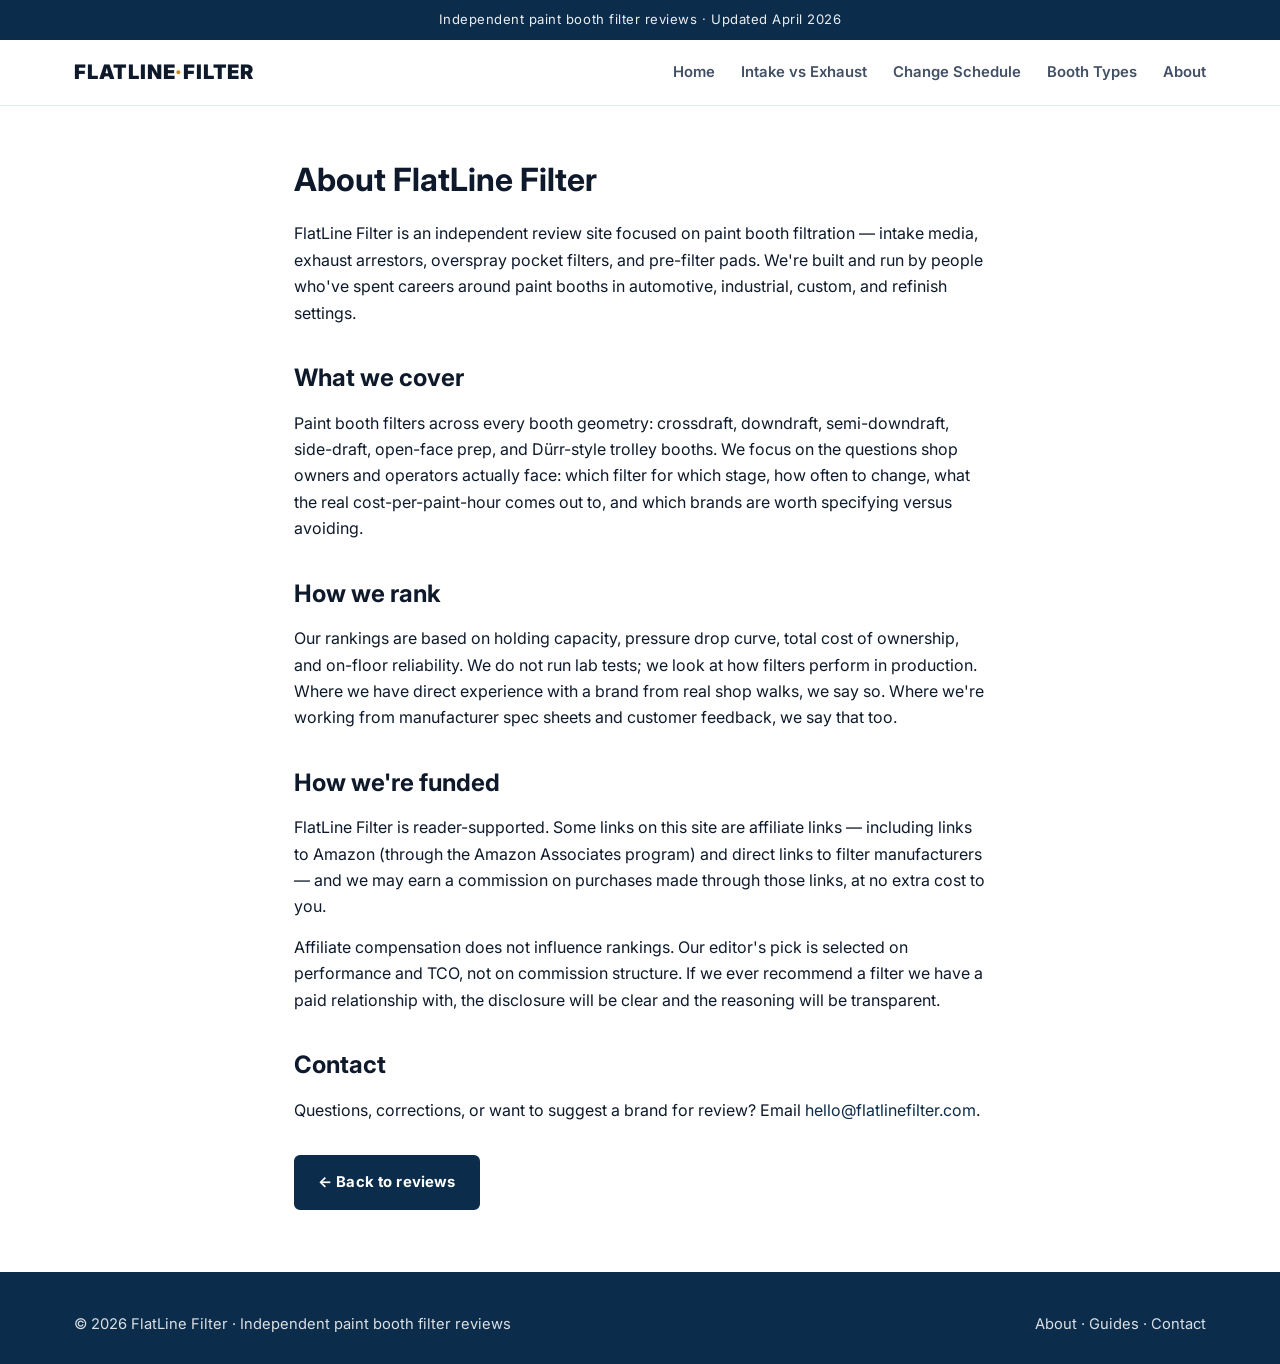
<file: about.html>
<!doctype html><html lang="en"><head>
<meta charset="utf-8"><meta name="viewport" content="width=device-width,initial-scale=1">
<title>About FlatLine Filter — Independent Paint Booth Filter Reviews</title>
<meta name="description" content="Who we are, how we test, and how FlatLine Filter is funded. Independent reviews of paint booth intake, exhaust, and overspray filters.">
<meta name="robots" content="index,follow">
<link rel="canonical" href="https://flatlinefilter.com/about.html">
<meta property="og:title" content="About FlatLine Filter">
<meta property="og:description" content="Independent paint booth filter reviews — who we are and how we test.">
<meta property="og:type" content="website">
<meta property="og:url" content="https://flatlinefilter.com/about.html">
<link rel="preconnect" href="https://fonts.googleapis.com"><link rel="preconnect" href="https://fonts.gstatic.com" crossorigin>
<link href="https://fonts.googleapis.com/css2?family=Inter:wght@400;500;600;700;800;900&display=swap" rel="stylesheet">
<link rel="stylesheet" href="/style.css">
<style>article.long{max-width:740px;margin:0 auto;padding:48px 24px}article.long h2{margin-top:32px;margin-bottom:12px}article.long p{margin-bottom:14px}</style>
</head><body>

<div class="topbar"><div class="wrap">Independent paint booth filter reviews · Updated April 2026</div></div>
<header class="site-hd"><div class="wrap">
  <div class="logo">FLATLINE<span>·</span>FILTER</div>
  <nav><a href="/">Home</a><a href="/intake-vs-exhaust.html">Intake vs Exhaust</a><a href="/changeout-guide.html">Change Schedule</a><a href="/booth-types.html">Booth Types</a><a href="/about.html">About</a></nav>
</div></header>

<article class="long">
<h1 style="font-size:2rem;margin-bottom:14px">About FlatLine Filter</h1>

<p>FlatLine Filter is an independent review site focused on paint booth filtration — intake media, exhaust arrestors, overspray pocket filters, and pre-filter pads. We're built and run by people who've spent careers around paint booths in automotive, industrial, custom, and refinish settings.</p>

<h2>What we cover</h2>
<p>Paint booth filters across every booth geometry: crossdraft, downdraft, semi-downdraft, side-draft, open-face prep, and Dürr-style trolley booths. We focus on the questions shop owners and operators actually face: which filter for which stage, how often to change, what the real cost-per-paint-hour comes out to, and which brands are worth specifying versus avoiding.</p>

<h2>How we rank</h2>
<p>Our rankings are based on holding capacity, pressure drop curve, total cost of ownership, and on-floor reliability. We do not run lab tests; we look at how filters perform in production. Where we have direct experience with a brand from real shop walks, we say so. Where we're working from manufacturer spec sheets and customer feedback, we say that too.</p>

<h2>How we're funded</h2>
<p>FlatLine Filter is reader-supported. Some links on this site are affiliate links — including links to Amazon (through the Amazon Associates program) and direct links to filter manufacturers — and we may earn a commission on purchases made through those links, at no extra cost to you.</p>
<p>Affiliate compensation does not influence rankings. Our editor's pick is selected on performance and TCO, not on commission structure. If we ever recommend a filter we have a paid relationship with, the disclosure will be clear and the reasoning will be transparent.</p>

<h2>Contact</h2>
<p>Questions, corrections, or want to suggest a brand for review? Email <a href="mailto:hello@flatlinefilter.com">hello@flatlinefilter.com</a>.</p>

<p style="margin-top:32px"><a class="btn btn-brand" href="/">← Back to reviews</a></p>
</article>

<footer><div class="wrap">
  <div>&copy; 2026 FlatLine Filter · Independent paint booth filter reviews</div>
  <div><a href="/about.html">About</a> · <a href="/">Guides</a> · <a href="mailto:hello@flatlinefilter.com">Contact</a></div>
</div></footer>
</body></html>
</file>
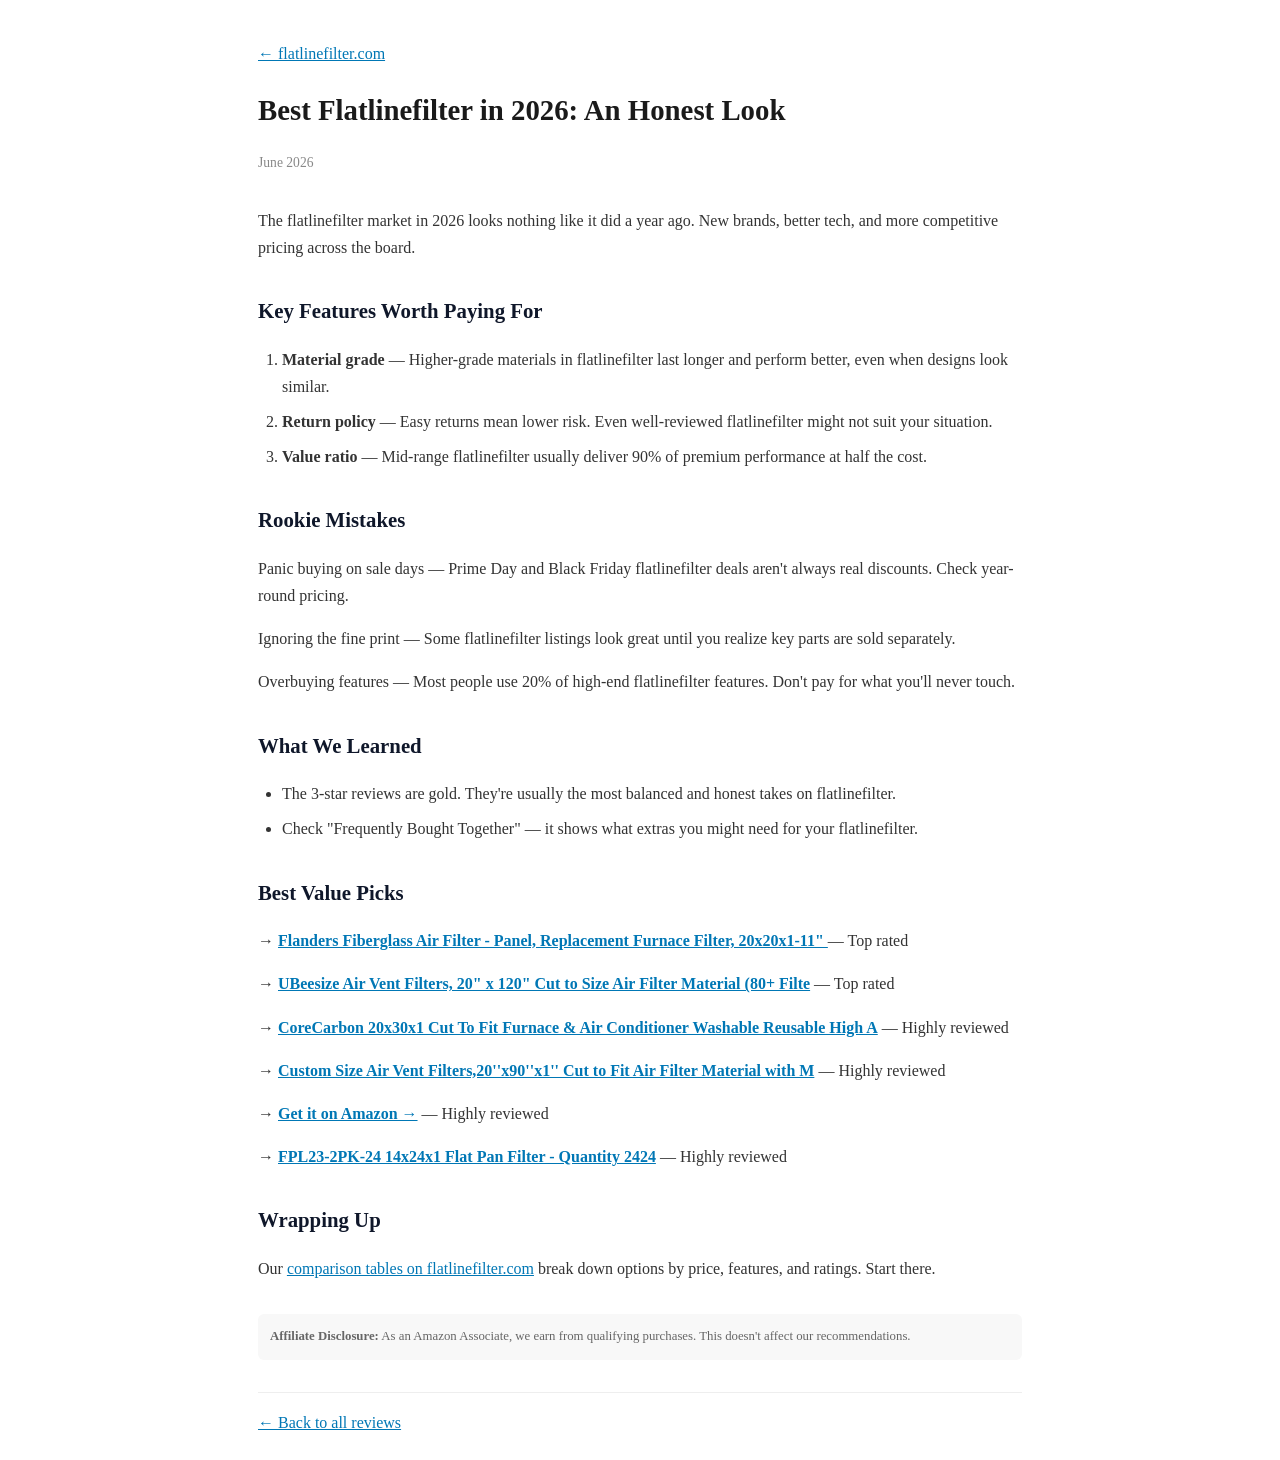
<file: best-flatlinefilter-2026.html>
<!DOCTYPE html>
<html lang="en">
<head>
<meta charset="UTF-8"><meta name="viewport" content="width=device-width,initial-scale=1.0">
<title>Best Flatlinefilter in 2026: An Honest Look | flatlinefilter.com</title>
<meta name="description" content="flatlinefilter shopping in 2026 simplified. Our guide has you covered.">
<link rel="canonical" href="https://flatlinefilter.com/best-flatlinefilter-2026.html">
<script type="application/ld+json">{"@context":"https://schema.org","@type":"Article","headline":"Best Flatlinefilter in 2026: An Honest Look","datePublished":"2026-06-30","dateModified":"2026-06-30","publisher":{"@type":"Organization","name":"flatlinefilter.com"}}</script>
<style>body{max-width:764px;margin:0 auto;padding:24px;font-family:Georgia,'Times New Roman',serif;line-height:1.7;color:#333}h1{font-size:1.8rem;color:#1a1a1a;margin-bottom:.5rem}h2{font-size:1.3rem;color:#0f172a;margin-top:2rem}a{color:#0077b5}.date{color:#888;font-size:.85rem;margin-bottom:2rem}.back{margin-top:2rem;padding-top:1rem;border-top:1px solid #eee}p{margin:1rem 0}ul,ol{margin:1rem 0;padding-left:1.5rem}li{margin:.5rem 0}.disc{background:#f8f8f8;padding:12px;border-radius:6px;font-size:.8rem;color:#666;margin-top:2rem}</style>
</head>
<body>
<p><a href="/">← flatlinefilter.com</a></p>
<h1>Best Flatlinefilter in 2026: An Honest Look</h1>
<p class="date">June 2026</p>
<p>The flatlinefilter market in 2026 looks nothing like it did a year ago. New brands, better tech, and more competitive pricing across the board.</p>
<h2>Key Features Worth Paying For</h2>
<ol>
  <li><strong>Material grade</strong> — Higher-grade materials in flatlinefilter last longer and perform better, even when designs look similar.</li>
  <li><strong>Return policy</strong> — Easy returns mean lower risk. Even well-reviewed flatlinefilter might not suit your situation.</li>
  <li><strong>Value ratio</strong> — Mid-range flatlinefilter usually deliver 90% of premium performance at half the cost.</li>
</ol>
<h2>Rookie Mistakes</h2>
<p>Panic buying on sale days — Prime Day and Black Friday flatlinefilter deals aren't always real discounts. Check year-round pricing.</p>
<p>Ignoring the fine print — Some flatlinefilter listings look great until you realize key parts are sold separately.</p>
<p>Overbuying features — Most people use 20% of high-end flatlinefilter features. Don't pay for what you'll never touch.</p>
<h2>What We Learned</h2>
<ul>
  <li>The 3-star reviews are gold. They're usually the most balanced and honest takes on flatlinefilter.</li>
  <li>Check "Frequently Bought Together" — it shows what extras you might need for your flatlinefilter.</li>
</ul>
<h2>Best Value Picks</h2>
<p><strong>→ <a href="https://www.amazon.com/dp/B07QB1H75R/?tag=brazenprodu01-20">Flanders Fiberglass Air Filter - Panel, Replacement Furnace Filter, 20x20x1-11" </a></strong> — Top rated</p>
<p><strong>→ <a href="https://www.amazon.com/dp/B0D9BJRSXZ/?tag=brazenprodu01-20">UBeesize Air Vent Filters, 20" x 120" Cut to Size Air Filter Material (80+ Filte</a></strong> — Top rated</p>
<p><strong>→ <a href="https://www.amazon.com/dp/B0C94YDYDC/?tag=brazenprodu01-20">CoreCarbon 20x30x1 Cut To Fit Furnace & Air Conditioner Washable Reusable High A</a></strong> — Highly reviewed</p>
<p><strong>→ <a href="https://www.amazon.com/dp/B0FWJGMGMT/?tag=brazenprodu01-20">Custom Size Air Vent Filters,20''x90''x1'' Cut to Fit Air Filter Material with M</a></strong> — Highly reviewed</p>
<p><strong>→ <a href="https://www.amazon.com/dp/B07QB1H75R/?tag=brazenprodu01-20">Get it on Amazon →</a></strong> — Highly reviewed</p>
<p><strong>→ <a href="https://www.amazon.com/dp/B0BQ3M25ZV/?tag=brazenprodu01-20">FPL23-2PK-24 14x24x1 Flat Pan Filter - Quantity 2424</a></strong> — Highly reviewed</p>
<h2>Wrapping Up</h2>
<p>Our <a href="/">comparison tables on flatlinefilter.com</a> break down options by price, features, and ratings. Start there.</p>

<div class="disc"><strong>Affiliate Disclosure:</strong> As an Amazon Associate, we earn from qualifying purchases. This doesn't affect our recommendations.</div>
<div class="back"><a href="/">← Back to all reviews</a></div>
</body></html>
</file>
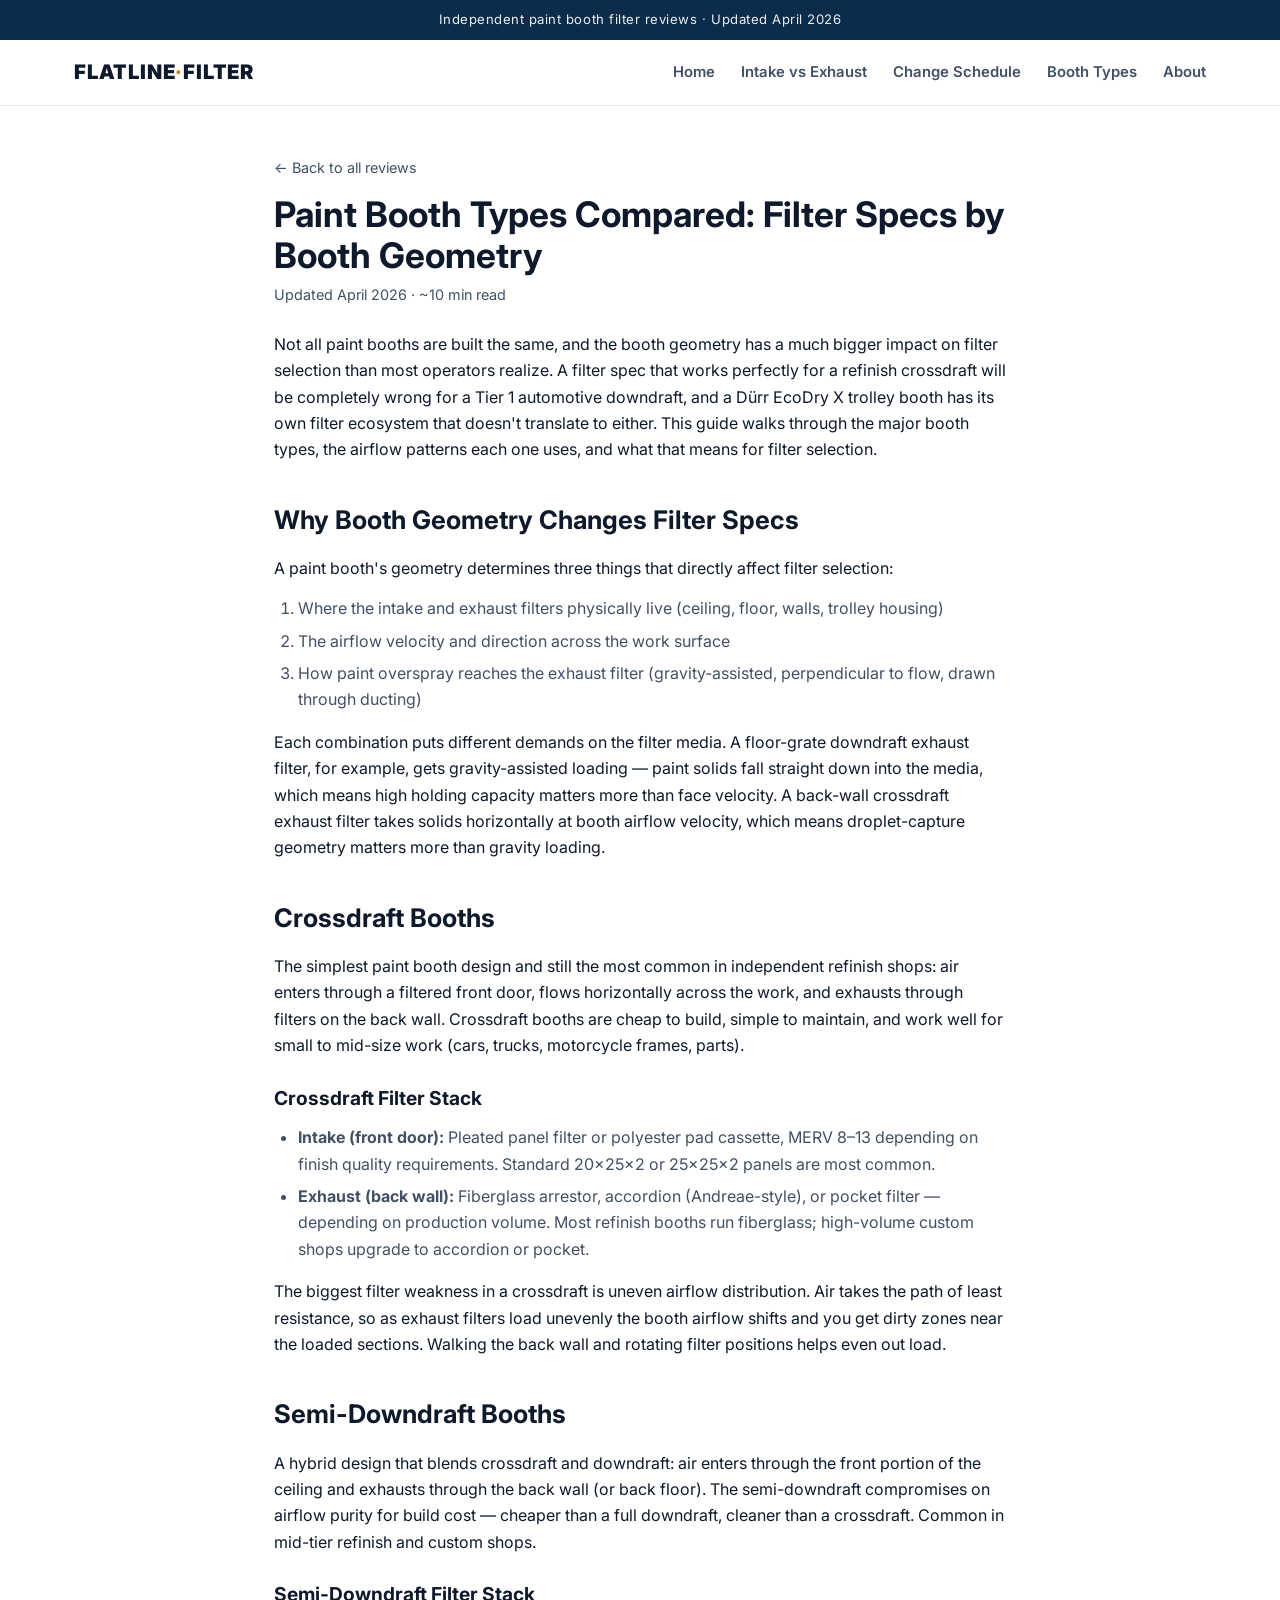
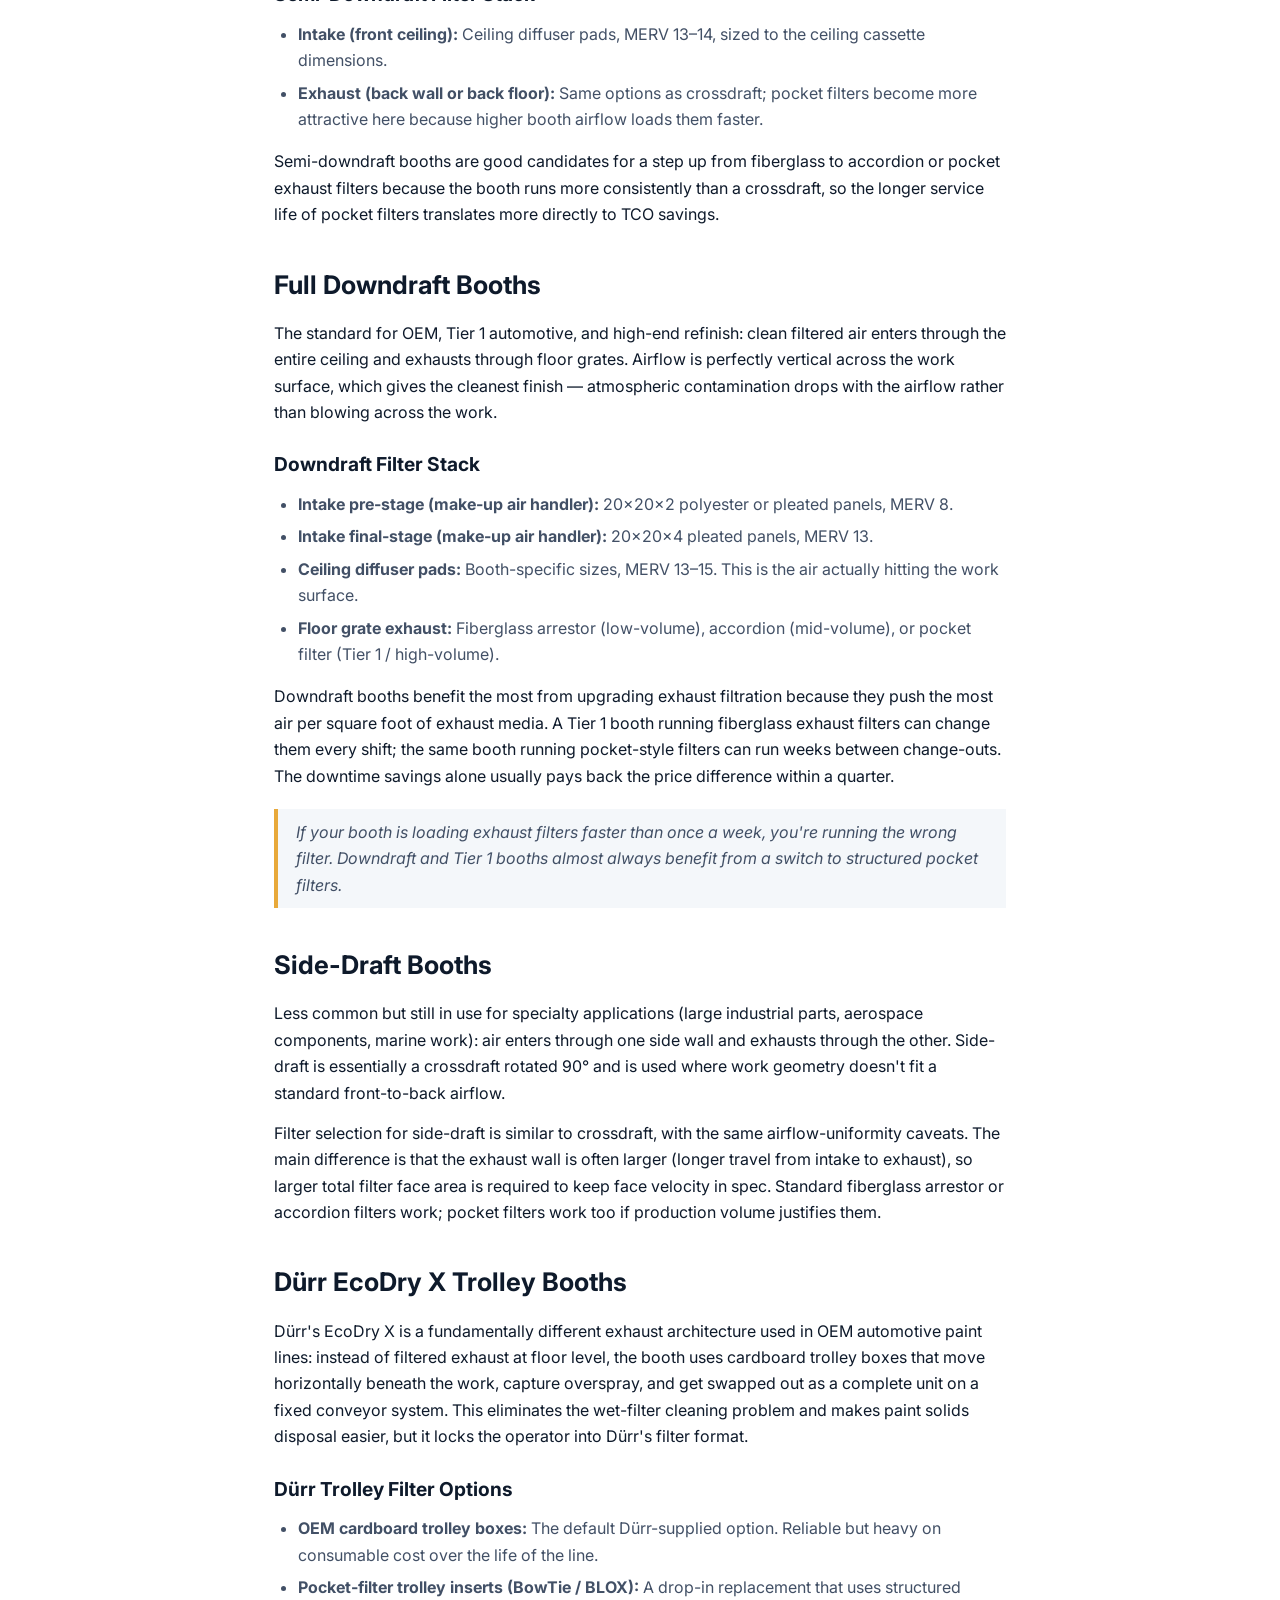
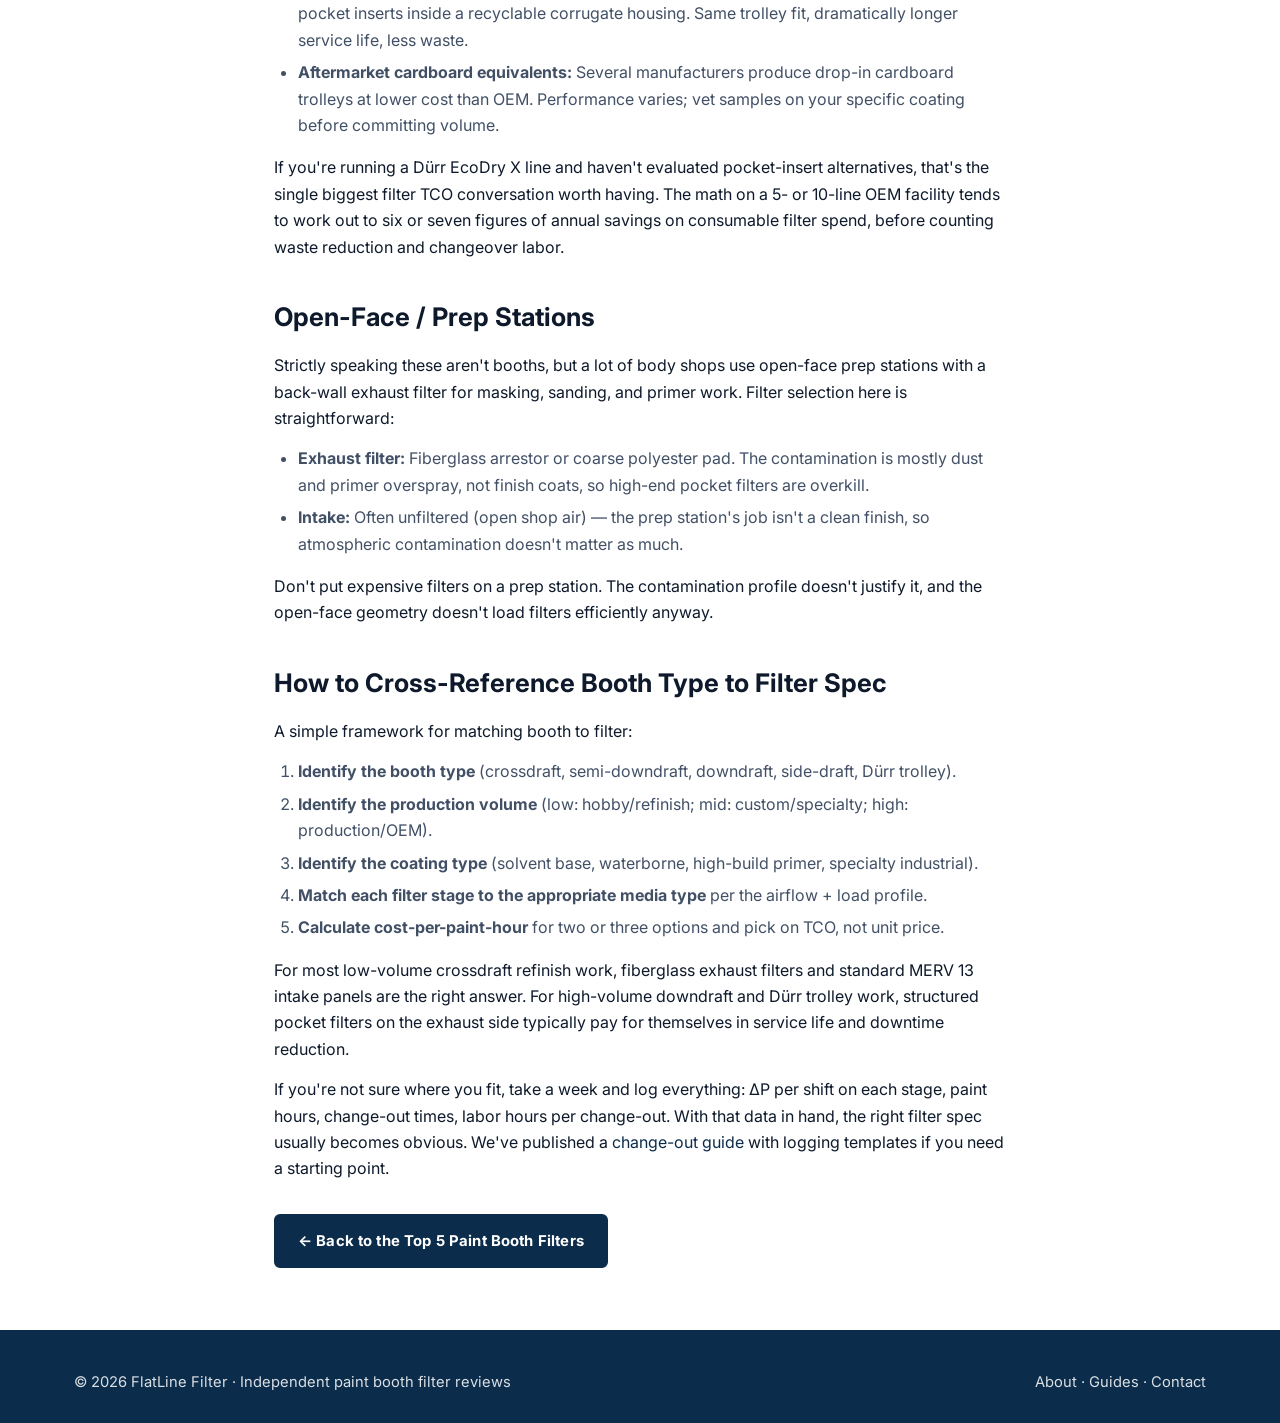
<file: booth-types.html>
<!doctype html><html lang="en"><head>
<meta charset="utf-8"><meta name="viewport" content="width=device-width,initial-scale=1">
<title>Paint Booth Types Compared — Crossdraft, Downdraft, Side-Draft, Dürr 2026 | FlatLine Filter</title>
<meta name="description" content="Crossdraft, downdraft, semi-downdraft, side-draft, and Dürr trolley paint booths each need different filter specs. Here's how filtration changes by booth type.">
<meta name="robots" content="index,follow,max-image-preview:large">
<link rel="canonical" href="https://flatlinefilter.com/booth-types.html">
<meta property="og:title" content="Paint Booth Types &amp; Filter Specs by Booth Geometry">
<meta property="og:description" content="What changes when you go from a refinish crossdraft to a Tier 1 downdraft to a Dürr trolley booth.">
<meta property="og:type" content="article">
<meta property="og:url" content="https://flatlinefilter.com/booth-types.html">
<meta property="og:image" content="https://flatlinefilter.com/images/bowtie-durr.jpg">
<meta name="twitter:card" content="summary_large_image">
<link rel="preconnect" href="https://fonts.googleapis.com"><link rel="preconnect" href="https://fonts.gstatic.com" crossorigin>
<link href="https://fonts.googleapis.com/css2?family=Inter:wght@400;500;600;700;800;900&display=swap" rel="stylesheet">
<link rel="stylesheet" href="/style.css">
<style>article.long{max-width:780px;margin:0 auto;padding:48px 24px}article.long h2{margin-top:36px;margin-bottom:14px;font-size:1.6rem}article.long h3{margin-top:24px;margin-bottom:10px;font-size:1.2rem}article.long p{margin-bottom:14px;color:var(--ink)}article.long ul,article.long ol{margin:0 0 16px 24px}article.long li{margin-bottom:6px;color:var(--soft)}article.long blockquote{border-left:4px solid var(--gold);padding:10px 18px;margin:20px 0;background:var(--panel);color:var(--soft);font-style:italic}.byline{color:var(--soft);font-size:.9rem;margin-bottom:24px}</style>
<script type="application/ld+json">
{"@context":"https://schema.org","@type":"Article","headline":"Paint Booth Types Compared — Crossdraft, Downdraft, Side-Draft, Dürr 2026","author":{"@type":"Organization","name":"FlatLine Filter"},"publisher":{"@type":"Organization","name":"FlatLine Filter","url":"https://flatlinefilter.com/"},"datePublished":"2026-04-30","dateModified":"2026-04-30","mainEntityOfPage":"https://flatlinefilter.com/booth-types.html","image":"https://flatlinefilter.com/images/bowtie-durr.jpg"}
</script>
</head><body>

<div class="topbar"><div class="wrap">Independent paint booth filter reviews · Updated April 2026</div></div>
<header class="site-hd"><div class="wrap">
  <div class="logo">FLATLINE<span>·</span>FILTER</div>
  <nav><a href="/">Home</a><a href="/intake-vs-exhaust.html">Intake vs Exhaust</a><a href="/changeout-guide.html">Change Schedule</a><a href="/booth-types.html">Booth Types</a><a href="/about.html">About</a></nav>
</div></header>

<article class="long">
<a href="/" style="color:var(--soft);font-size:.9rem">← Back to all reviews</a>
<h1 style="font-size:2.2rem;line-height:1.15;margin:14px 0 8px">Paint Booth Types Compared: Filter Specs by Booth Geometry</h1>
<div class="byline">Updated April 2026 · ~10 min read</div>

<p>Not all paint booths are built the same, and the booth geometry has a much bigger impact on filter selection than most operators realize. A filter spec that works perfectly for a refinish crossdraft will be completely wrong for a Tier 1 automotive downdraft, and a Dürr EcoDry X trolley booth has its own filter ecosystem that doesn't translate to either. This guide walks through the major booth types, the airflow patterns each one uses, and what that means for filter selection.</p>

<h2>Why Booth Geometry Changes Filter Specs</h2>

<p>A paint booth's geometry determines three things that directly affect filter selection:</p>

<ol>
  <li>Where the intake and exhaust filters physically live (ceiling, floor, walls, trolley housing)</li>
  <li>The airflow velocity and direction across the work surface</li>
  <li>How paint overspray reaches the exhaust filter (gravity-assisted, perpendicular to flow, drawn through ducting)</li>
</ol>

<p>Each combination puts different demands on the filter media. A floor-grate downdraft exhaust filter, for example, gets gravity-assisted loading — paint solids fall straight down into the media, which means high holding capacity matters more than face velocity. A back-wall crossdraft exhaust filter takes solids horizontally at booth airflow velocity, which means droplet-capture geometry matters more than gravity loading.</p>

<h2>Crossdraft Booths</h2>

<p>The simplest paint booth design and still the most common in independent refinish shops: air enters through a filtered front door, flows horizontally across the work, and exhausts through filters on the back wall. Crossdraft booths are cheap to build, simple to maintain, and work well for small to mid-size work (cars, trucks, motorcycle frames, parts).</p>

<h3>Crossdraft Filter Stack</h3>
<ul>
  <li><strong>Intake (front door):</strong> Pleated panel filter or polyester pad cassette, MERV 8–13 depending on finish quality requirements. Standard 20x25x2 or 25x25x2 panels are most common.</li>
  <li><strong>Exhaust (back wall):</strong> Fiberglass arrestor, accordion (Andreae-style), or pocket filter — depending on production volume. Most refinish booths run fiberglass; high-volume custom shops upgrade to accordion or pocket.</li>
</ul>

<p>The biggest filter weakness in a crossdraft is uneven airflow distribution. Air takes the path of least resistance, so as exhaust filters load unevenly the booth airflow shifts and you get dirty zones near the loaded sections. Walking the back wall and rotating filter positions helps even out load.</p>

<h2>Semi-Downdraft Booths</h2>

<p>A hybrid design that blends crossdraft and downdraft: air enters through the front portion of the ceiling and exhausts through the back wall (or back floor). The semi-downdraft compromises on airflow purity for build cost — cheaper than a full downdraft, cleaner than a crossdraft. Common in mid-tier refinish and custom shops.</p>

<h3>Semi-Downdraft Filter Stack</h3>
<ul>
  <li><strong>Intake (front ceiling):</strong> Ceiling diffuser pads, MERV 13–14, sized to the ceiling cassette dimensions.</li>
  <li><strong>Exhaust (back wall or back floor):</strong> Same options as crossdraft; pocket filters become more attractive here because higher booth airflow loads them faster.</li>
</ul>

<p>Semi-downdraft booths are good candidates for a step up from fiberglass to accordion or pocket exhaust filters because the booth runs more consistently than a crossdraft, so the longer service life of pocket filters translates more directly to TCO savings.</p>

<h2>Full Downdraft Booths</h2>

<p>The standard for OEM, Tier 1 automotive, and high-end refinish: clean filtered air enters through the entire ceiling and exhausts through floor grates. Airflow is perfectly vertical across the work surface, which gives the cleanest finish — atmospheric contamination drops with the airflow rather than blowing across the work.</p>

<h3>Downdraft Filter Stack</h3>
<ul>
  <li><strong>Intake pre-stage (make-up air handler):</strong> 20x20x2 polyester or pleated panels, MERV 8.</li>
  <li><strong>Intake final-stage (make-up air handler):</strong> 20x20x4 pleated panels, MERV 13.</li>
  <li><strong>Ceiling diffuser pads:</strong> Booth-specific sizes, MERV 13–15. This is the air actually hitting the work surface.</li>
  <li><strong>Floor grate exhaust:</strong> Fiberglass arrestor (low-volume), accordion (mid-volume), or pocket filter (Tier 1 / high-volume).</li>
</ul>

<p>Downdraft booths benefit the most from upgrading exhaust filtration because they push the most air per square foot of exhaust media. A Tier 1 booth running fiberglass exhaust filters can change them every shift; the same booth running pocket-style filters can run weeks between change-outs. The downtime savings alone usually pays back the price difference within a quarter.</p>

<blockquote>If your booth is loading exhaust filters faster than once a week, you're running the wrong filter. Downdraft and Tier 1 booths almost always benefit from a switch to structured pocket filters.</blockquote>

<h2>Side-Draft Booths</h2>

<p>Less common but still in use for specialty applications (large industrial parts, aerospace components, marine work): air enters through one side wall and exhausts through the other. Side-draft is essentially a crossdraft rotated 90° and is used where work geometry doesn't fit a standard front-to-back airflow.</p>

<p>Filter selection for side-draft is similar to crossdraft, with the same airflow-uniformity caveats. The main difference is that the exhaust wall is often larger (longer travel from intake to exhaust), so larger total filter face area is required to keep face velocity in spec. Standard fiberglass arrestor or accordion filters work; pocket filters work too if production volume justifies them.</p>

<h2>Dürr EcoDry X Trolley Booths</h2>

<p>Dürr's EcoDry X is a fundamentally different exhaust architecture used in OEM automotive paint lines: instead of filtered exhaust at floor level, the booth uses cardboard trolley boxes that move horizontally beneath the work, capture overspray, and get swapped out as a complete unit on a fixed conveyor system. This eliminates the wet-filter cleaning problem and makes paint solids disposal easier, but it locks the operator into Dürr's filter format.</p>

<h3>Dürr Trolley Filter Options</h3>
<ul>
  <li><strong>OEM cardboard trolley boxes:</strong> The default Dürr-supplied option. Reliable but heavy on consumable cost over the life of the line.</li>
  <li><strong>Pocket-filter trolley inserts (BowTie / BLOX):</strong> A drop-in replacement that uses structured pocket inserts inside a recyclable corrugate housing. Same trolley fit, dramatically longer service life, less waste.</li>
  <li><strong>Aftermarket cardboard equivalents:</strong> Several manufacturers produce drop-in cardboard trolleys at lower cost than OEM. Performance varies; vet samples on your specific coating before committing volume.</li>
</ul>

<p>If you're running a Dürr EcoDry X line and haven't evaluated pocket-insert alternatives, that's the single biggest filter TCO conversation worth having. The math on a 5- or 10-line OEM facility tends to work out to six or seven figures of annual savings on consumable filter spend, before counting waste reduction and changeover labor.</p>

<h2>Open-Face / Prep Stations</h2>

<p>Strictly speaking these aren't booths, but a lot of body shops use open-face prep stations with a back-wall exhaust filter for masking, sanding, and primer work. Filter selection here is straightforward:</p>

<ul>
  <li><strong>Exhaust filter:</strong> Fiberglass arrestor or coarse polyester pad. The contamination is mostly dust and primer overspray, not finish coats, so high-end pocket filters are overkill.</li>
  <li><strong>Intake:</strong> Often unfiltered (open shop air) — the prep station's job isn't a clean finish, so atmospheric contamination doesn't matter as much.</li>
</ul>

<p>Don't put expensive filters on a prep station. The contamination profile doesn't justify it, and the open-face geometry doesn't load filters efficiently anyway.</p>

<h2>How to Cross-Reference Booth Type to Filter Spec</h2>

<p>A simple framework for matching booth to filter:</p>

<ol>
  <li><strong>Identify the booth type</strong> (crossdraft, semi-downdraft, downdraft, side-draft, Dürr trolley).</li>
  <li><strong>Identify the production volume</strong> (low: hobby/refinish; mid: custom/specialty; high: production/OEM).</li>
  <li><strong>Identify the coating type</strong> (solvent base, waterborne, high-build primer, specialty industrial).</li>
  <li><strong>Match each filter stage to the appropriate media type</strong> per the airflow + load profile.</li>
  <li><strong>Calculate cost-per-paint-hour</strong> for two or three options and pick on TCO, not unit price.</li>
</ol>

<p>For most low-volume crossdraft refinish work, fiberglass exhaust filters and standard MERV 13 intake panels are the right answer. For high-volume downdraft and Dürr trolley work, structured pocket filters on the exhaust side typically pay for themselves in service life and downtime reduction.</p>

<p>If you're not sure where you fit, take a week and log everything: ΔP per shift on each stage, paint hours, change-out times, labor hours per change-out. With that data in hand, the right filter spec usually becomes obvious. We've published a <a href="/changeout-guide.html">change-out guide</a> with logging templates if you need a starting point.</p>

<p style="margin-top:32px"><a class="btn btn-brand" href="/">← Back to the Top 5 Paint Booth Filters</a></p>

</article>

<footer><div class="wrap">
  <div>&copy; 2026 FlatLine Filter · Independent paint booth filter reviews</div>
  <div><a href="/about.html">About</a> · <a href="/">Guides</a> · <a href="mailto:hello@flatlinefilter.com">Contact</a></div>
</div></footer>
</body></html>
</file>
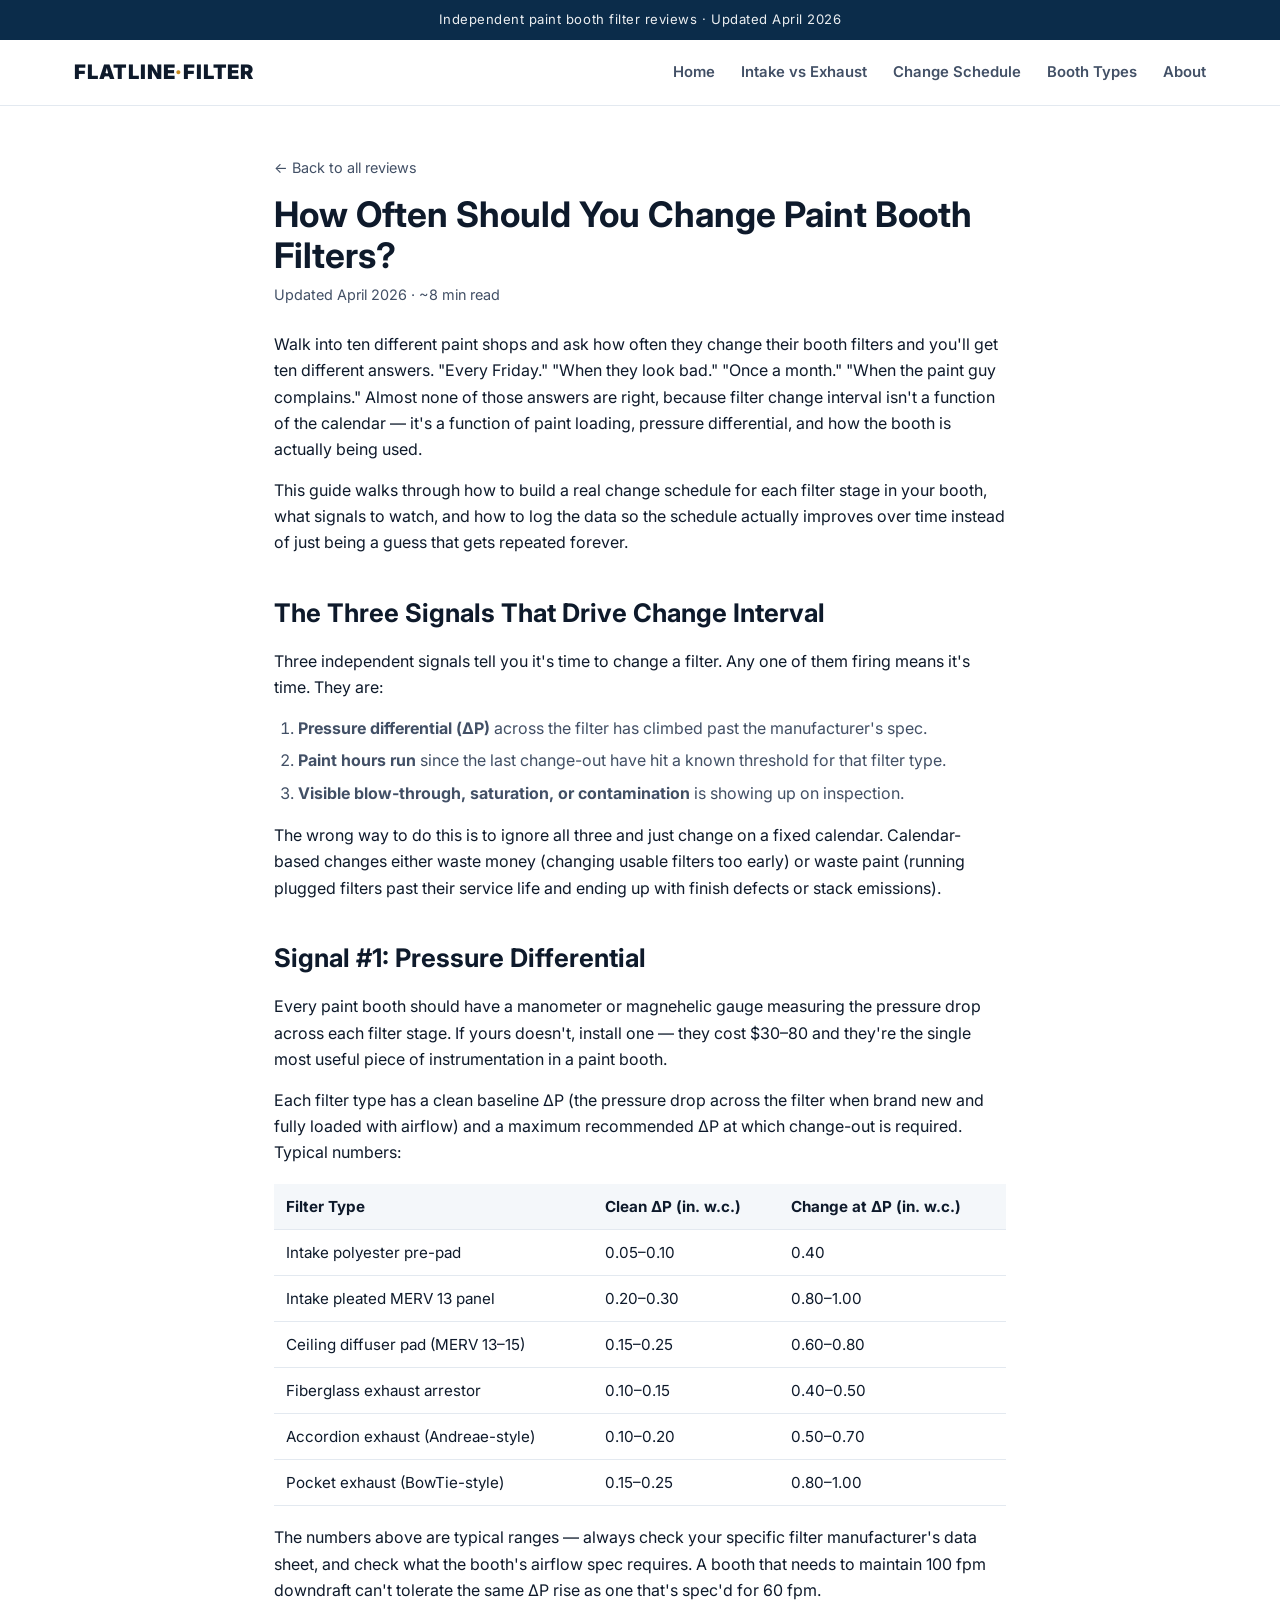
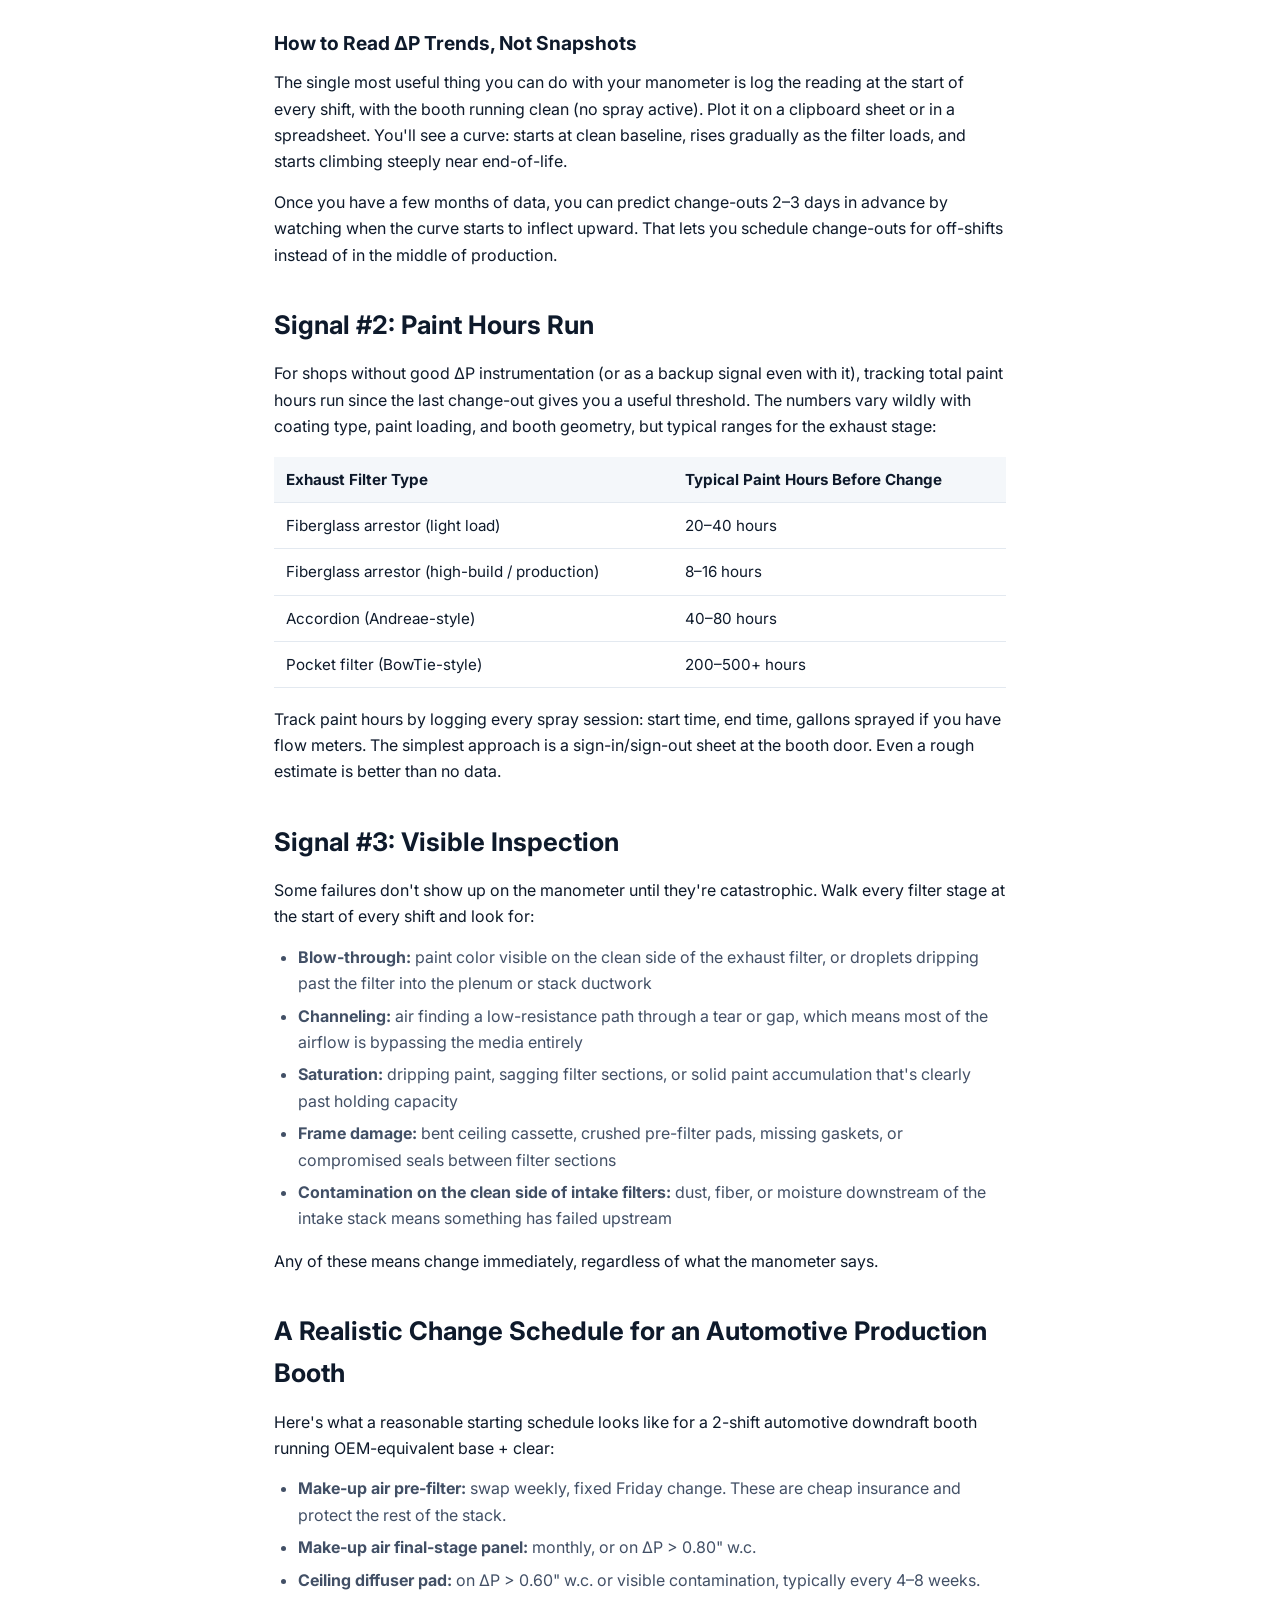
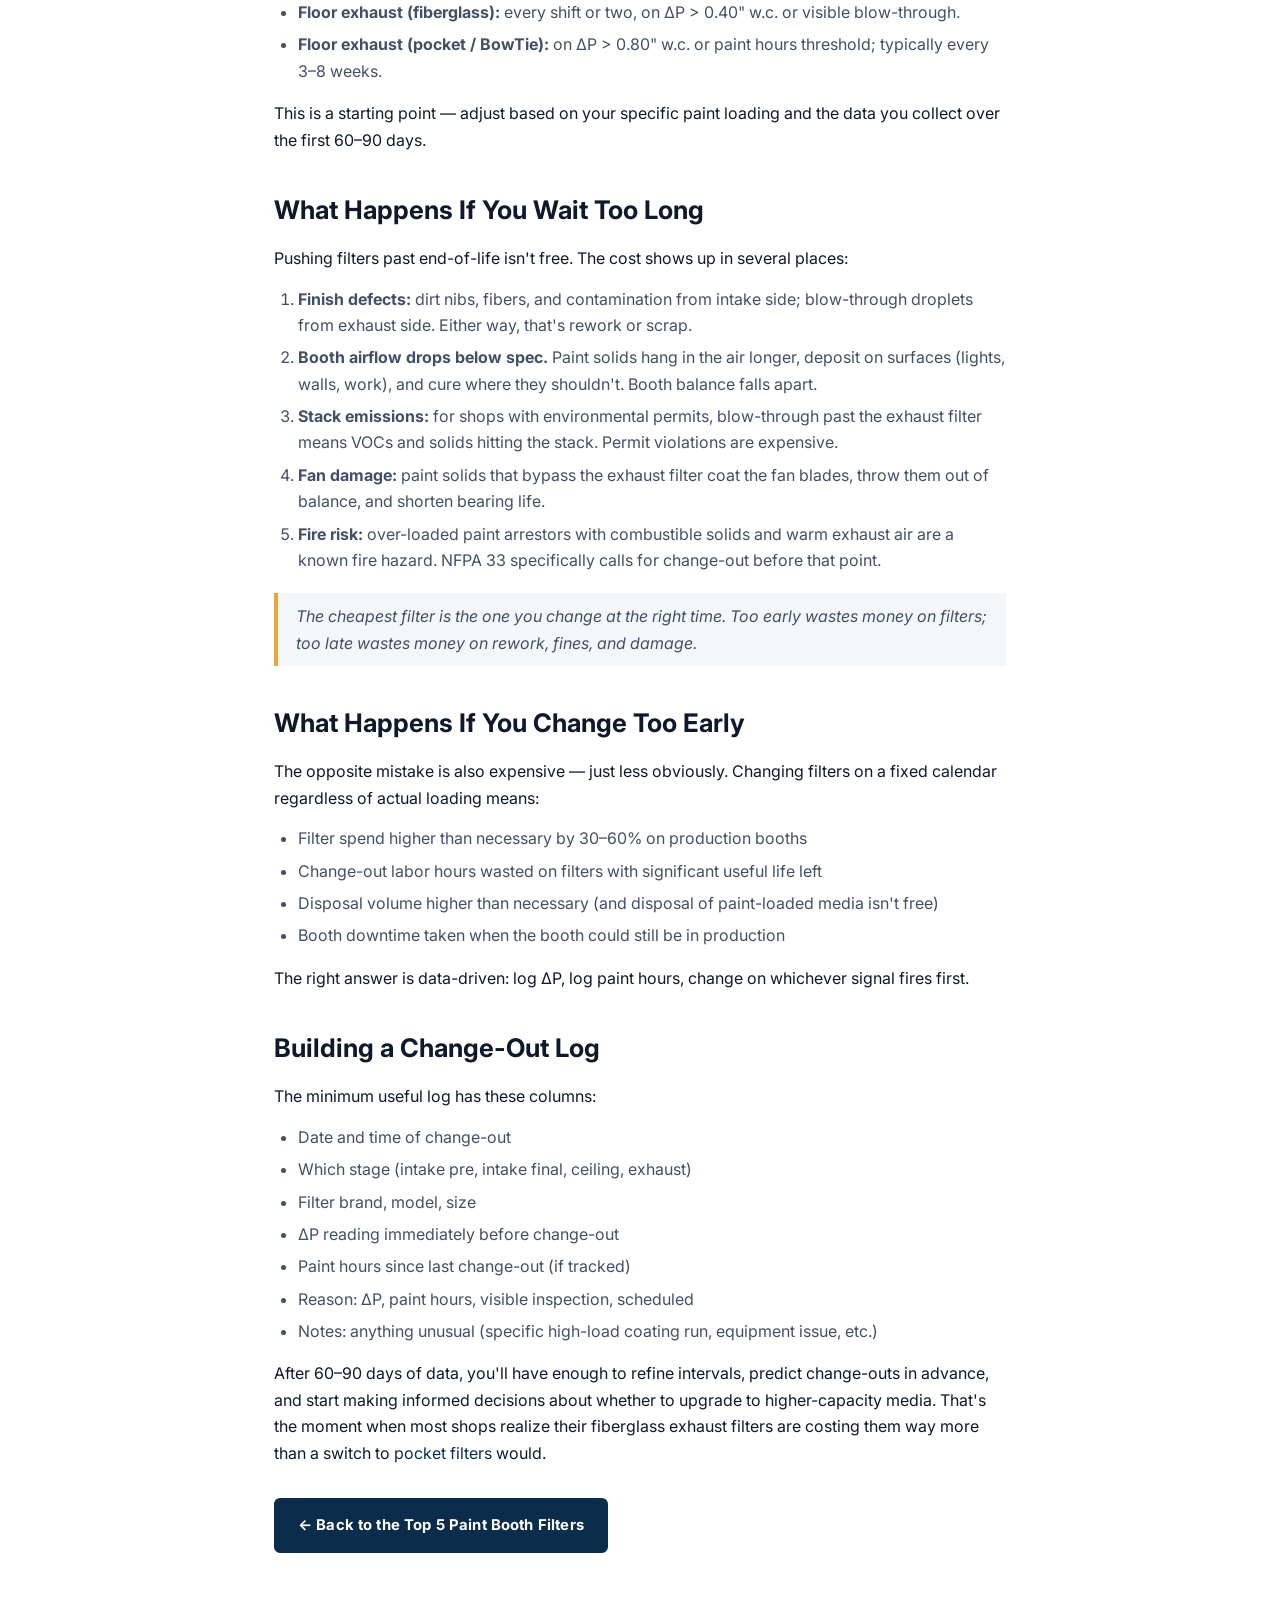
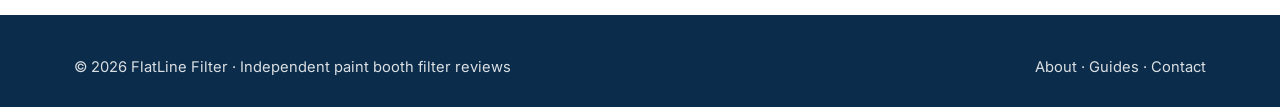
<file: changeout-guide.html>
<!doctype html><html lang="en"><head>
<meta charset="utf-8"><meta name="viewport" content="width=device-width,initial-scale=1">
<title>How Often to Change Paint Booth Filters — Schedule Guide 2026 | FlatLine Filter</title>
<meta name="description" content="Stop changing paint booth filters on the calendar. Use pressure differential, paint hours, and visible blow-through to build a real change schedule that saves money and prevents finish defects.">
<meta name="robots" content="index,follow,max-image-preview:large">
<link rel="canonical" href="https://flatlinefilter.com/changeout-guide.html">
<meta property="og:title" content="How Often to Change Paint Booth Filters — Schedule Guide 2026">
<meta property="og:description" content="Pressure differential, paint hours, and blow-through — three signals that beat the calendar.">
<meta property="og:type" content="article">
<meta property="og:url" content="https://flatlinefilter.com/changeout-guide.html">
<meta property="og:image" content="https://flatlinefilter.com/images/bowtie-baffle-asw.jpg">
<meta name="twitter:card" content="summary_large_image">
<link rel="preconnect" href="https://fonts.googleapis.com"><link rel="preconnect" href="https://fonts.gstatic.com" crossorigin>
<link href="https://fonts.googleapis.com/css2?family=Inter:wght@400;500;600;700;800;900&display=swap" rel="stylesheet">
<link rel="stylesheet" href="/style.css">
<style>article.long{max-width:780px;margin:0 auto;padding:48px 24px}article.long h2{margin-top:36px;margin-bottom:14px;font-size:1.6rem}article.long h3{margin-top:24px;margin-bottom:10px;font-size:1.2rem}article.long p{margin-bottom:14px;color:var(--ink)}article.long ul,article.long ol{margin:0 0 16px 24px}article.long li{margin-bottom:6px;color:var(--soft)}article.long blockquote{border-left:4px solid var(--gold);padding:10px 18px;margin:20px 0;background:var(--panel);color:var(--soft);font-style:italic}.byline{color:var(--soft);font-size:.9rem;margin-bottom:24px}table{width:100%;border-collapse:collapse;margin:18px 0;font-size:.95rem}th,td{padding:10px 12px;border-bottom:1px solid var(--line);text-align:left}th{background:var(--panel);font-weight:700}</style>
<script type="application/ld+json">
{"@context":"https://schema.org","@type":"Article","headline":"How Often to Change Paint Booth Filters — Schedule Guide 2026","author":{"@type":"Organization","name":"FlatLine Filter"},"publisher":{"@type":"Organization","name":"FlatLine Filter","url":"https://flatlinefilter.com/"},"datePublished":"2026-04-30","dateModified":"2026-04-30","mainEntityOfPage":"https://flatlinefilter.com/changeout-guide.html","image":"https://flatlinefilter.com/images/bowtie-baffle-asw.jpg"}
</script>
</head><body>

<div class="topbar"><div class="wrap">Independent paint booth filter reviews · Updated April 2026</div></div>
<header class="site-hd"><div class="wrap">
  <div class="logo">FLATLINE<span>·</span>FILTER</div>
  <nav><a href="/">Home</a><a href="/intake-vs-exhaust.html">Intake vs Exhaust</a><a href="/changeout-guide.html">Change Schedule</a><a href="/booth-types.html">Booth Types</a><a href="/about.html">About</a></nav>
</div></header>

<article class="long">
<a href="/" style="color:var(--soft);font-size:.9rem">← Back to all reviews</a>
<h1 style="font-size:2.2rem;line-height:1.15;margin:14px 0 8px">How Often Should You Change Paint Booth Filters?</h1>
<div class="byline">Updated April 2026 · ~8 min read</div>

<p>Walk into ten different paint shops and ask how often they change their booth filters and you'll get ten different answers. "Every Friday." "When they look bad." "Once a month." "When the paint guy complains." Almost none of those answers are right, because filter change interval isn't a function of the calendar — it's a function of paint loading, pressure differential, and how the booth is actually being used.</p>

<p>This guide walks through how to build a real change schedule for each filter stage in your booth, what signals to watch, and how to log the data so the schedule actually improves over time instead of just being a guess that gets repeated forever.</p>

<h2>The Three Signals That Drive Change Interval</h2>

<p>Three independent signals tell you it's time to change a filter. Any one of them firing means it's time. They are:</p>

<ol>
  <li><strong>Pressure differential (ΔP)</strong> across the filter has climbed past the manufacturer's spec.</li>
  <li><strong>Paint hours run</strong> since the last change-out have hit a known threshold for that filter type.</li>
  <li><strong>Visible blow-through, saturation, or contamination</strong> is showing up on inspection.</li>
</ol>

<p>The wrong way to do this is to ignore all three and just change on a fixed calendar. Calendar-based changes either waste money (changing usable filters too early) or waste paint (running plugged filters past their service life and ending up with finish defects or stack emissions).</p>

<h2>Signal #1: Pressure Differential</h2>

<p>Every paint booth should have a manometer or magnehelic gauge measuring the pressure drop across each filter stage. If yours doesn't, install one — they cost $30–80 and they're the single most useful piece of instrumentation in a paint booth.</p>

<p>Each filter type has a clean baseline ΔP (the pressure drop across the filter when brand new and fully loaded with airflow) and a maximum recommended ΔP at which change-out is required. Typical numbers:</p>

<table>
  <tr><th>Filter Type</th><th>Clean ΔP (in. w.c.)</th><th>Change at ΔP (in. w.c.)</th></tr>
  <tr><td>Intake polyester pre-pad</td><td>0.05–0.10</td><td>0.40</td></tr>
  <tr><td>Intake pleated MERV 13 panel</td><td>0.20–0.30</td><td>0.80–1.00</td></tr>
  <tr><td>Ceiling diffuser pad (MERV 13–15)</td><td>0.15–0.25</td><td>0.60–0.80</td></tr>
  <tr><td>Fiberglass exhaust arrestor</td><td>0.10–0.15</td><td>0.40–0.50</td></tr>
  <tr><td>Accordion exhaust (Andreae-style)</td><td>0.10–0.20</td><td>0.50–0.70</td></tr>
  <tr><td>Pocket exhaust (BowTie-style)</td><td>0.15–0.25</td><td>0.80–1.00</td></tr>
</table>

<p>The numbers above are typical ranges — always check your specific filter manufacturer's data sheet, and check what the booth's airflow spec requires. A booth that needs to maintain 100 fpm downdraft can't tolerate the same ΔP rise as one that's spec'd for 60 fpm.</p>

<h3>How to Read ΔP Trends, Not Snapshots</h3>

<p>The single most useful thing you can do with your manometer is log the reading at the start of every shift, with the booth running clean (no spray active). Plot it on a clipboard sheet or in a spreadsheet. You'll see a curve: starts at clean baseline, rises gradually as the filter loads, and starts climbing steeply near end-of-life.</p>

<p>Once you have a few months of data, you can predict change-outs 2–3 days in advance by watching when the curve starts to inflect upward. That lets you schedule change-outs for off-shifts instead of in the middle of production.</p>

<h2>Signal #2: Paint Hours Run</h2>

<p>For shops without good ΔP instrumentation (or as a backup signal even with it), tracking total paint hours run since the last change-out gives you a useful threshold. The numbers vary wildly with coating type, paint loading, and booth geometry, but typical ranges for the exhaust stage:</p>

<table>
  <tr><th>Exhaust Filter Type</th><th>Typical Paint Hours Before Change</th></tr>
  <tr><td>Fiberglass arrestor (light load)</td><td>20–40 hours</td></tr>
  <tr><td>Fiberglass arrestor (high-build / production)</td><td>8–16 hours</td></tr>
  <tr><td>Accordion (Andreae-style)</td><td>40–80 hours</td></tr>
  <tr><td>Pocket filter (BowTie-style)</td><td>200–500+ hours</td></tr>
</table>

<p>Track paint hours by logging every spray session: start time, end time, gallons sprayed if you have flow meters. The simplest approach is a sign-in/sign-out sheet at the booth door. Even a rough estimate is better than no data.</p>

<h2>Signal #3: Visible Inspection</h2>

<p>Some failures don't show up on the manometer until they're catastrophic. Walk every filter stage at the start of every shift and look for:</p>

<ul>
  <li><strong>Blow-through:</strong> paint color visible on the clean side of the exhaust filter, or droplets dripping past the filter into the plenum or stack ductwork</li>
  <li><strong>Channeling:</strong> air finding a low-resistance path through a tear or gap, which means most of the airflow is bypassing the media entirely</li>
  <li><strong>Saturation:</strong> dripping paint, sagging filter sections, or solid paint accumulation that's clearly past holding capacity</li>
  <li><strong>Frame damage:</strong> bent ceiling cassette, crushed pre-filter pads, missing gaskets, or compromised seals between filter sections</li>
  <li><strong>Contamination on the clean side of intake filters:</strong> dust, fiber, or moisture downstream of the intake stack means something has failed upstream</li>
</ul>

<p>Any of these means change immediately, regardless of what the manometer says.</p>

<h2>A Realistic Change Schedule for an Automotive Production Booth</h2>

<p>Here's what a reasonable starting schedule looks like for a 2-shift automotive downdraft booth running OEM-equivalent base + clear:</p>

<ul>
  <li><strong>Make-up air pre-filter:</strong> swap weekly, fixed Friday change. These are cheap insurance and protect the rest of the stack.</li>
  <li><strong>Make-up air final-stage panel:</strong> monthly, or on ΔP > 0.80" w.c.</li>
  <li><strong>Ceiling diffuser pad:</strong> on ΔP > 0.60" w.c. or visible contamination, typically every 4–8 weeks.</li>
  <li><strong>Floor exhaust (fiberglass):</strong> every shift or two, on ΔP > 0.40" w.c. or visible blow-through.</li>
  <li><strong>Floor exhaust (pocket / BowTie):</strong> on ΔP > 0.80" w.c. or paint hours threshold; typically every 3–8 weeks.</li>
</ul>

<p>This is a starting point — adjust based on your specific paint loading and the data you collect over the first 60–90 days.</p>

<h2>What Happens If You Wait Too Long</h2>

<p>Pushing filters past end-of-life isn't free. The cost shows up in several places:</p>

<ol>
  <li><strong>Finish defects:</strong> dirt nibs, fibers, and contamination from intake side; blow-through droplets from exhaust side. Either way, that's rework or scrap.</li>
  <li><strong>Booth airflow drops below spec.</strong> Paint solids hang in the air longer, deposit on surfaces (lights, walls, work), and cure where they shouldn't. Booth balance falls apart.</li>
  <li><strong>Stack emissions:</strong> for shops with environmental permits, blow-through past the exhaust filter means VOCs and solids hitting the stack. Permit violations are expensive.</li>
  <li><strong>Fan damage:</strong> paint solids that bypass the exhaust filter coat the fan blades, throw them out of balance, and shorten bearing life.</li>
  <li><strong>Fire risk:</strong> over-loaded paint arrestors with combustible solids and warm exhaust air are a known fire hazard. NFPA 33 specifically calls for change-out before that point.</li>
</ol>

<blockquote>The cheapest filter is the one you change at the right time. Too early wastes money on filters; too late wastes money on rework, fines, and damage.</blockquote>

<h2>What Happens If You Change Too Early</h2>

<p>The opposite mistake is also expensive — just less obviously. Changing filters on a fixed calendar regardless of actual loading means:</p>

<ul>
  <li>Filter spend higher than necessary by 30–60% on production booths</li>
  <li>Change-out labor hours wasted on filters with significant useful life left</li>
  <li>Disposal volume higher than necessary (and disposal of paint-loaded media isn't free)</li>
  <li>Booth downtime taken when the booth could still be in production</li>
</ul>

<p>The right answer is data-driven: log ΔP, log paint hours, change on whichever signal fires first.</p>

<h2>Building a Change-Out Log</h2>

<p>The minimum useful log has these columns:</p>

<ul>
  <li>Date and time of change-out</li>
  <li>Which stage (intake pre, intake final, ceiling, exhaust)</li>
  <li>Filter brand, model, size</li>
  <li>ΔP reading immediately before change-out</li>
  <li>Paint hours since last change-out (if tracked)</li>
  <li>Reason: ΔP, paint hours, visible inspection, scheduled</li>
  <li>Notes: anything unusual (specific high-load coating run, equipment issue, etc.)</li>
</ul>

<p>After 60–90 days of data, you'll have enough to refine intervals, predict change-outs in advance, and start making informed decisions about whether to upgrade to higher-capacity media. That's the moment when most shops realize their fiberglass exhaust filters are costing them way more than a switch to <a href="/#bowtie">pocket filters</a> would.</p>

<p style="margin-top:32px"><a class="btn btn-brand" href="/">← Back to the Top 5 Paint Booth Filters</a></p>

</article>

<footer><div class="wrap">
  <div>&copy; 2026 FlatLine Filter · Independent paint booth filter reviews</div>
  <div><a href="/about.html">About</a> · <a href="/">Guides</a> · <a href="mailto:hello@flatlinefilter.com">Contact</a></div>
</div></footer>
</body></html>
</file>
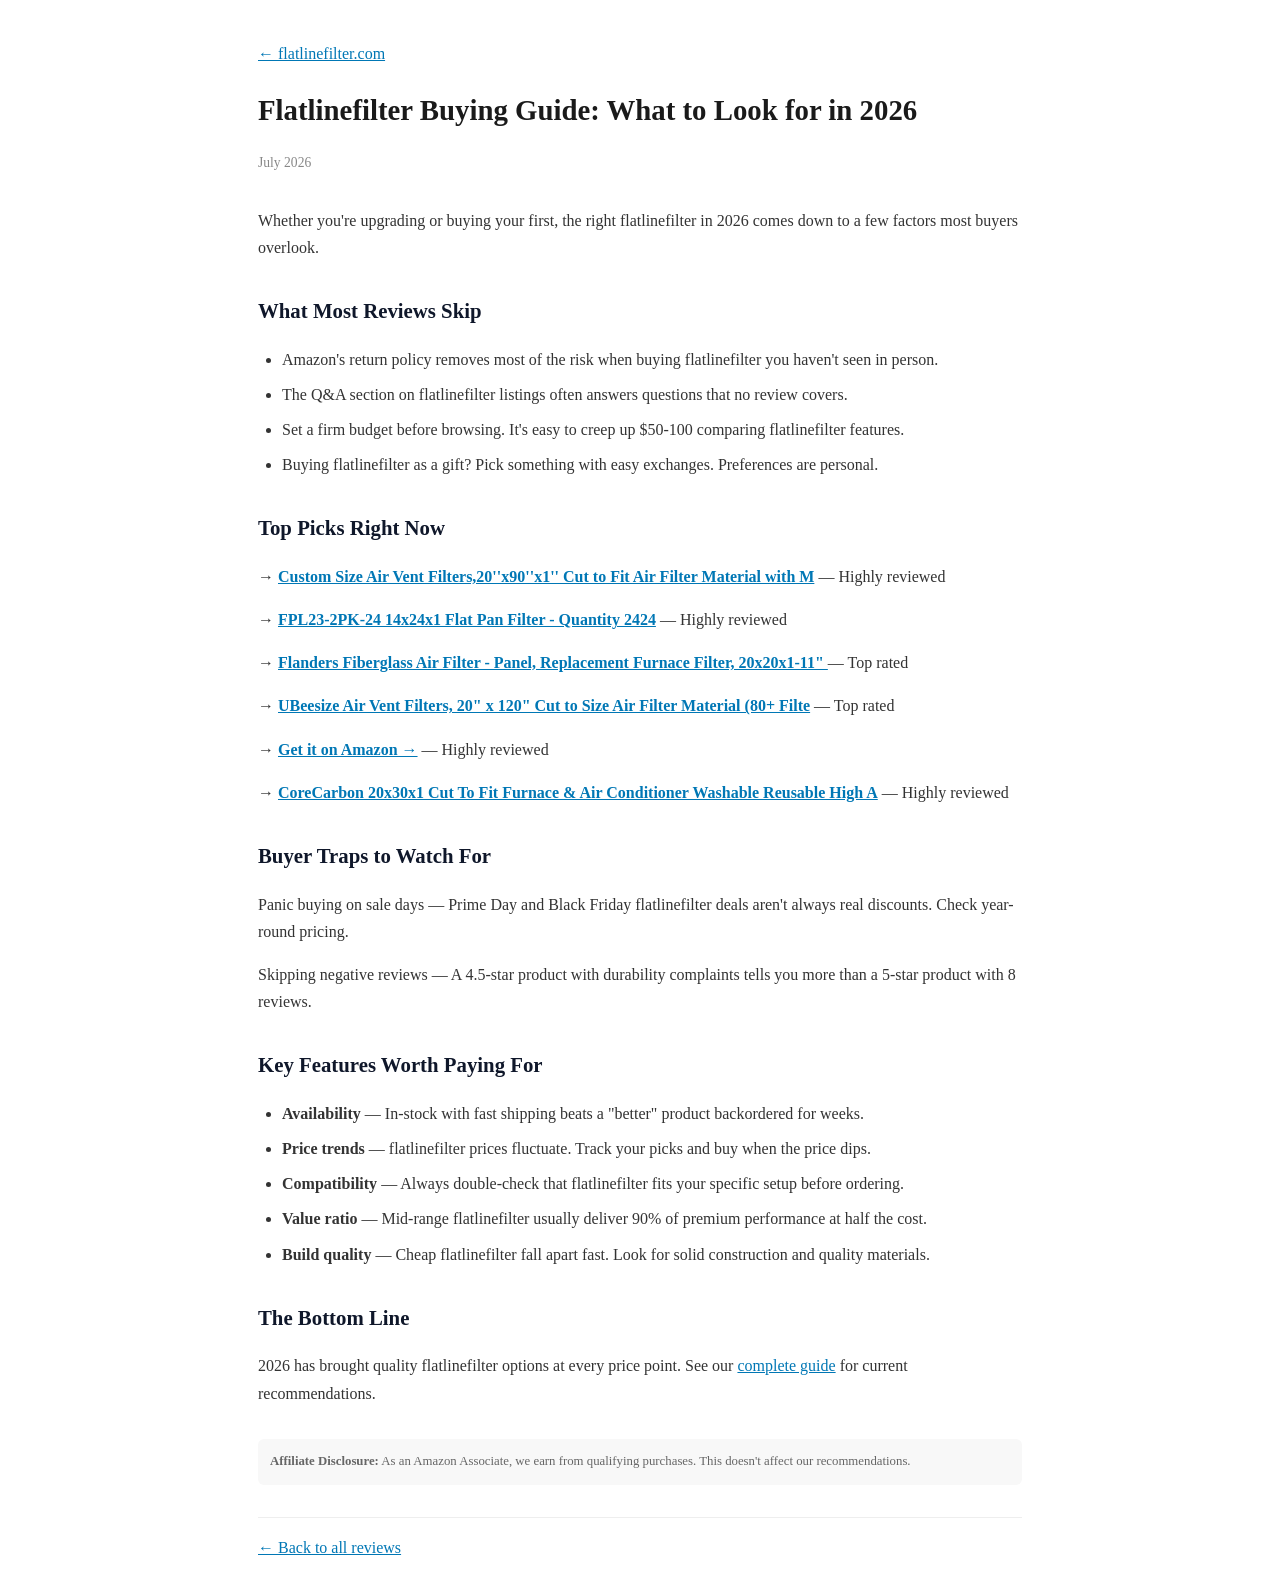
<file: flatlinefilter-buying-guide-2026.html>
<!DOCTYPE html>
<html lang="en">
<head>
<meta charset="UTF-8"><meta name="viewport" content="width=device-width,initial-scale=1.0">
<title>Flatlinefilter Buying Guide: What to Look for in 2026 | flatlinefilter.com</title>
<meta name="description" content="Looking for flatlinefilter? We tested the top options in 2026. See our picks.">
<link rel="canonical" href="https://flatlinefilter.com/flatlinefilter-buying-guide-2026.html">
<script type="application/ld+json">{"@context":"https://schema.org","@type":"Article","headline":"Flatlinefilter Buying Guide: What to Look for in 2026","datePublished":"2026-07-01","dateModified":"2026-07-01","publisher":{"@type":"Organization","name":"flatlinefilter.com"}}</script>
<style>body{max-width:764px;margin:0 auto;padding:24px;font-family:Georgia,'Times New Roman',serif;line-height:1.7;color:#333}h1{font-size:1.8rem;color:#1a1a1a;margin-bottom:.5rem}h2{font-size:1.3rem;color:#0f172a;margin-top:2rem}a{color:#0077b5}.date{color:#888;font-size:.85rem;margin-bottom:2rem}.back{margin-top:2rem;padding-top:1rem;border-top:1px solid #eee}p{margin:1rem 0}ul,ol{margin:1rem 0;padding-left:1.5rem}li{margin:.5rem 0}.disc{background:#f8f8f8;padding:12px;border-radius:6px;font-size:.8rem;color:#666;margin-top:2rem}</style>
</head>
<body>
<p><a href="/">← flatlinefilter.com</a></p>
<h1>Flatlinefilter Buying Guide: What to Look for in 2026</h1>
<p class="date">July 2026</p>
<p>Whether you're upgrading or buying your first, the right flatlinefilter in 2026 comes down to a few factors most buyers overlook.</p>
<h2>What Most Reviews Skip</h2>
<ul>
  <li>Amazon's return policy removes most of the risk when buying flatlinefilter you haven't seen in person.</li>
  <li>The Q&A section on flatlinefilter listings often answers questions that no review covers.</li>
  <li>Set a firm budget before browsing. It's easy to creep up $50-100 comparing flatlinefilter features.</li>
  <li>Buying flatlinefilter as a gift? Pick something with easy exchanges. Preferences are personal.</li>
</ul>
<h2>Top Picks Right Now</h2>
<p><strong>→ <a href="https://www.amazon.com/dp/B0FWJGMGMT/?tag=brazenprodu01-20">Custom Size Air Vent Filters,20''x90''x1'' Cut to Fit Air Filter Material with M</a></strong> — Highly reviewed</p>
<p><strong>→ <a href="https://www.amazon.com/dp/B0BQ3M25ZV/?tag=brazenprodu01-20">FPL23-2PK-24 14x24x1 Flat Pan Filter - Quantity 2424</a></strong> — Highly reviewed</p>
<p><strong>→ <a href="https://www.amazon.com/dp/B07QB1H75R/?tag=brazenprodu01-20">Flanders Fiberglass Air Filter - Panel, Replacement Furnace Filter, 20x20x1-11" </a></strong> — Top rated</p>
<p><strong>→ <a href="https://www.amazon.com/dp/B0D9BJRSXZ/?tag=brazenprodu01-20">UBeesize Air Vent Filters, 20" x 120" Cut to Size Air Filter Material (80+ Filte</a></strong> — Top rated</p>
<p><strong>→ <a href="https://www.amazon.com/dp/B07QB1H75R/?tag=brazenprodu01-20">Get it on Amazon →</a></strong> — Highly reviewed</p>
<p><strong>→ <a href="https://www.amazon.com/dp/B0C94YDYDC/?tag=brazenprodu01-20">CoreCarbon 20x30x1 Cut To Fit Furnace & Air Conditioner Washable Reusable High A</a></strong> — Highly reviewed</p>
<h2>Buyer Traps to Watch For</h2>
<p>Panic buying on sale days — Prime Day and Black Friday flatlinefilter deals aren't always real discounts. Check year-round pricing.</p>
<p>Skipping negative reviews — A 4.5-star product with durability complaints tells you more than a 5-star product with 8 reviews.</p>
<h2>Key Features Worth Paying For</h2>
<ul>
  <li><strong>Availability</strong> — In-stock with fast shipping beats a "better" product backordered for weeks.</li>
  <li><strong>Price trends</strong> — flatlinefilter prices fluctuate. Track your picks and buy when the price dips.</li>
  <li><strong>Compatibility</strong> — Always double-check that flatlinefilter fits your specific setup before ordering.</li>
  <li><strong>Value ratio</strong> — Mid-range flatlinefilter usually deliver 90% of premium performance at half the cost.</li>
  <li><strong>Build quality</strong> — Cheap flatlinefilter fall apart fast. Look for solid construction and quality materials.</li>
</ul>
<h2>The Bottom Line</h2>
<p>2026 has brought quality flatlinefilter options at every price point. See our <a href="/">complete guide</a> for current recommendations.</p>

<div class="disc"><strong>Affiliate Disclosure:</strong> As an Amazon Associate, we earn from qualifying purchases. This doesn't affect our recommendations.</div>
<div class="back"><a href="/">← Back to all reviews</a></div>
</body></html>
</file>
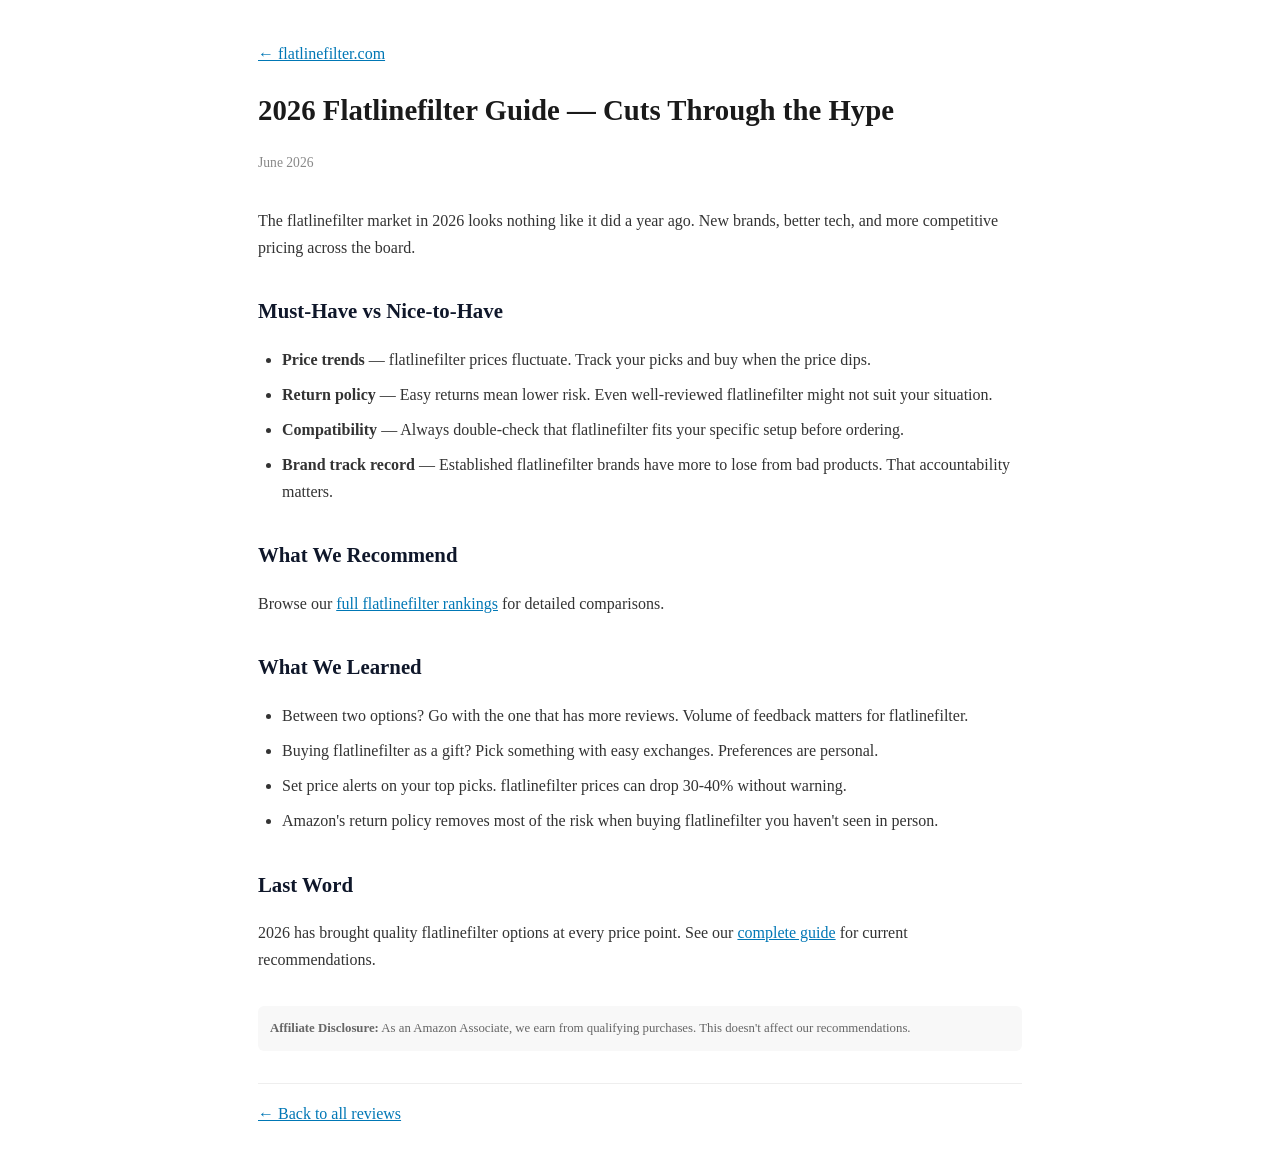
<file: flatlinefilter-guide-2026.html>
<!DOCTYPE html>
<html lang="en">
<head>
<meta charset="UTF-8"><meta name="viewport" content="width=device-width,initial-scale=1.0">
<title>2026 Flatlinefilter Guide — Cuts Through the Hype | flatlinefilter.com</title>
<meta name="description" content="2026 flatlinefilter buyer's guide. What's worth it and where to get the best value.">
<link rel="canonical" href="https://flatlinefilter.com/flatlinefilter-guide-2026.html">
<script type="application/ld+json">{"@context":"https://schema.org","@type":"Article","headline":"2026 Flatlinefilter Guide — Cuts Through the Hype","datePublished":"2026-06-29","dateModified":"2026-06-29","publisher":{"@type":"Organization","name":"flatlinefilter.com"}}</script>
<style>body{max-width:764px;margin:0 auto;padding:24px;font-family:Georgia,'Times New Roman',serif;line-height:1.7;color:#333}h1{font-size:1.8rem;color:#1a1a1a;margin-bottom:.5rem}h2{font-size:1.3rem;color:#0f172a;margin-top:2rem}a{color:#0077b5}.date{color:#888;font-size:.85rem;margin-bottom:2rem}.back{margin-top:2rem;padding-top:1rem;border-top:1px solid #eee}p{margin:1rem 0}ul,ol{margin:1rem 0;padding-left:1.5rem}li{margin:.5rem 0}.disc{background:#f8f8f8;padding:12px;border-radius:6px;font-size:.8rem;color:#666;margin-top:2rem}</style>
</head>
<body>
<p><a href="/">← flatlinefilter.com</a></p>
<h1>2026 Flatlinefilter Guide — Cuts Through the Hype</h1>
<p class="date">June 2026</p>
<p>The flatlinefilter market in 2026 looks nothing like it did a year ago. New brands, better tech, and more competitive pricing across the board.</p>
<h2>Must-Have vs Nice-to-Have</h2>
<ul>
  <li><strong>Price trends</strong> — flatlinefilter prices fluctuate. Track your picks and buy when the price dips.</li>
  <li><strong>Return policy</strong> — Easy returns mean lower risk. Even well-reviewed flatlinefilter might not suit your situation.</li>
  <li><strong>Compatibility</strong> — Always double-check that flatlinefilter fits your specific setup before ordering.</li>
  <li><strong>Brand track record</strong> — Established flatlinefilter brands have more to lose from bad products. That accountability matters.</li>
</ul>
<h2>What We Recommend</h2>
<p>Browse our <a href="/">full flatlinefilter rankings</a> for detailed comparisons.</p>
<h2>What We Learned</h2>
<ul>
  <li>Between two options? Go with the one that has more reviews. Volume of feedback matters for flatlinefilter.</li>
  <li>Buying flatlinefilter as a gift? Pick something with easy exchanges. Preferences are personal.</li>
  <li>Set price alerts on your top picks. flatlinefilter prices can drop 30-40% without warning.</li>
  <li>Amazon's return policy removes most of the risk when buying flatlinefilter you haven't seen in person.</li>
</ul>
<h2>Last Word</h2>
<p>2026 has brought quality flatlinefilter options at every price point. See our <a href="/">complete guide</a> for current recommendations.</p>

<div class="disc"><strong>Affiliate Disclosure:</strong> As an Amazon Associate, we earn from qualifying purchases. This doesn't affect our recommendations.</div>
<div class="back"><a href="/">← Back to all reviews</a></div>
</body></html>
</file>
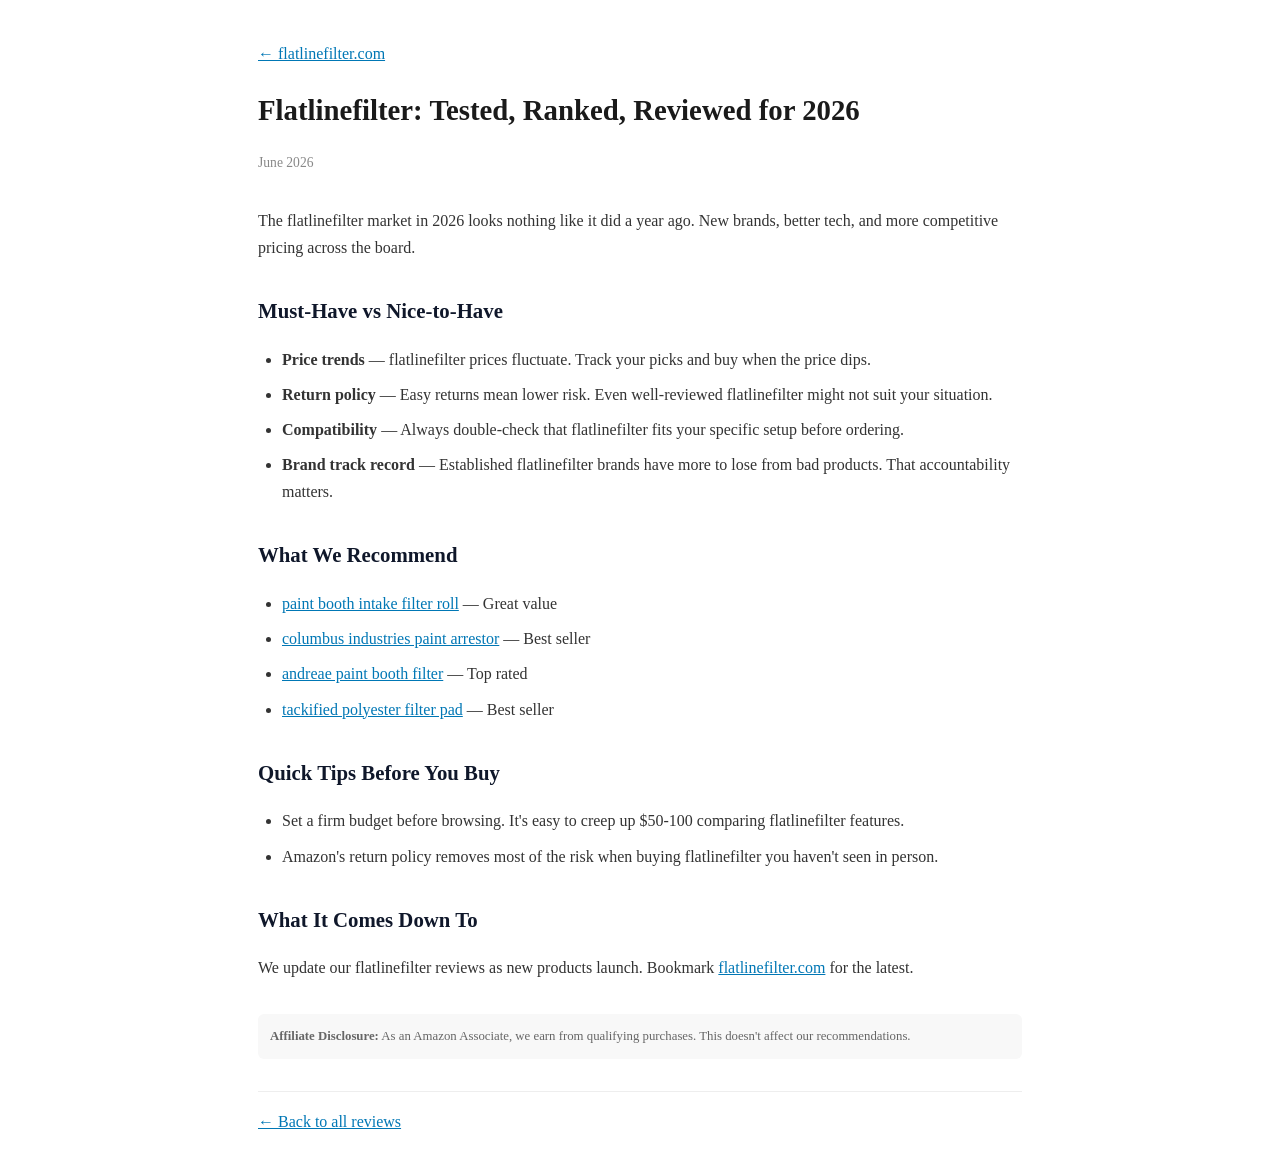
<file: flatlinefilter-tested-ranked-2026.html>
<!DOCTYPE html>
<html lang="en">
<head>
<meta charset="UTF-8"><meta name="viewport" content="width=device-width,initial-scale=1.0">
<title>Flatlinefilter: Tested, Ranked, Reviewed for 2026 | flatlinefilter.com</title>
<meta name="description" content="2026 flatlinefilter buyer's guide. What's worth it and where to get the best value.">
<link rel="canonical" href="https://flatlinefilter.com/flatlinefilter-tested-ranked-2026.html">
<script type="application/ld+json">{"@context":"https://schema.org","@type":"Article","headline":"Flatlinefilter: Tested, Ranked, Reviewed for 2026","datePublished":"2026-06-29","dateModified":"2026-06-29","publisher":{"@type":"Organization","name":"flatlinefilter.com"}}</script>
<style>body{max-width:764px;margin:0 auto;padding:24px;font-family:Georgia,'Times New Roman',serif;line-height:1.7;color:#333}h1{font-size:1.8rem;color:#1a1a1a;margin-bottom:.5rem}h2{font-size:1.3rem;color:#0f172a;margin-top:2rem}a{color:#0077b5}.date{color:#888;font-size:.85rem;margin-bottom:2rem}.back{margin-top:2rem;padding-top:1rem;border-top:1px solid #eee}p{margin:1rem 0}ul,ol{margin:1rem 0;padding-left:1.5rem}li{margin:.5rem 0}.disc{background:#f8f8f8;padding:12px;border-radius:6px;font-size:.8rem;color:#666;margin-top:2rem}</style>
</head>
<body>
<p><a href="/">← flatlinefilter.com</a></p>
<h1>Flatlinefilter: Tested, Ranked, Reviewed for 2026</h1>
<p class="date">June 2026</p>
<p>The flatlinefilter market in 2026 looks nothing like it did a year ago. New brands, better tech, and more competitive pricing across the board.</p>
<h2>Must-Have vs Nice-to-Have</h2>
<ul>
  <li><strong>Price trends</strong> — flatlinefilter prices fluctuate. Track your picks and buy when the price dips.</li>
  <li><strong>Return policy</strong> — Easy returns mean lower risk. Even well-reviewed flatlinefilter might not suit your situation.</li>
  <li><strong>Compatibility</strong> — Always double-check that flatlinefilter fits your specific setup before ordering.</li>
  <li><strong>Brand track record</strong> — Established flatlinefilter brands have more to lose from bad products. That accountability matters.</li>
</ul>
<h2>What We Recommend</h2>
<ul>
  <li><a href="https://www.amazon.com/s?k=paint+booth+intake+filter+roll&amp;tag=brazenprodu01-20">paint booth intake filter roll</a> — Great value</li>
  <li><a href="https://www.amazon.com/s?k=columbus+industries+paint+arrestor&amp;tag=brazenprodu01-20">columbus industries paint arrestor</a> — Best seller</li>
  <li><a href="https://www.amazon.com/s?k=andreae+paint+booth+filter&amp;tag=brazenprodu01-20">andreae paint booth filter</a> — Top rated</li>
  <li><a href="https://www.amazon.com/s?k=tackified+polyester+filter+pad&amp;tag=brazenprodu01-20">tackified polyester filter pad</a> — Best seller</li>
</ul>
<h2>Quick Tips Before You Buy</h2>
<ul>
  <li>Set a firm budget before browsing. It's easy to creep up $50-100 comparing flatlinefilter features.</li>
  <li>Amazon's return policy removes most of the risk when buying flatlinefilter you haven't seen in person.</li>
</ul>
<h2>What It Comes Down To</h2>
<p>We update our flatlinefilter reviews as new products launch. Bookmark <a href="https://flatlinefilter.com/">flatlinefilter.com</a> for the latest.</p>

<div class="disc"><strong>Affiliate Disclosure:</strong> As an Amazon Associate, we earn from qualifying purchases. This doesn't affect our recommendations.</div>
<div class="back"><a href="/">← Back to all reviews</a></div>
</body></html>
</file>
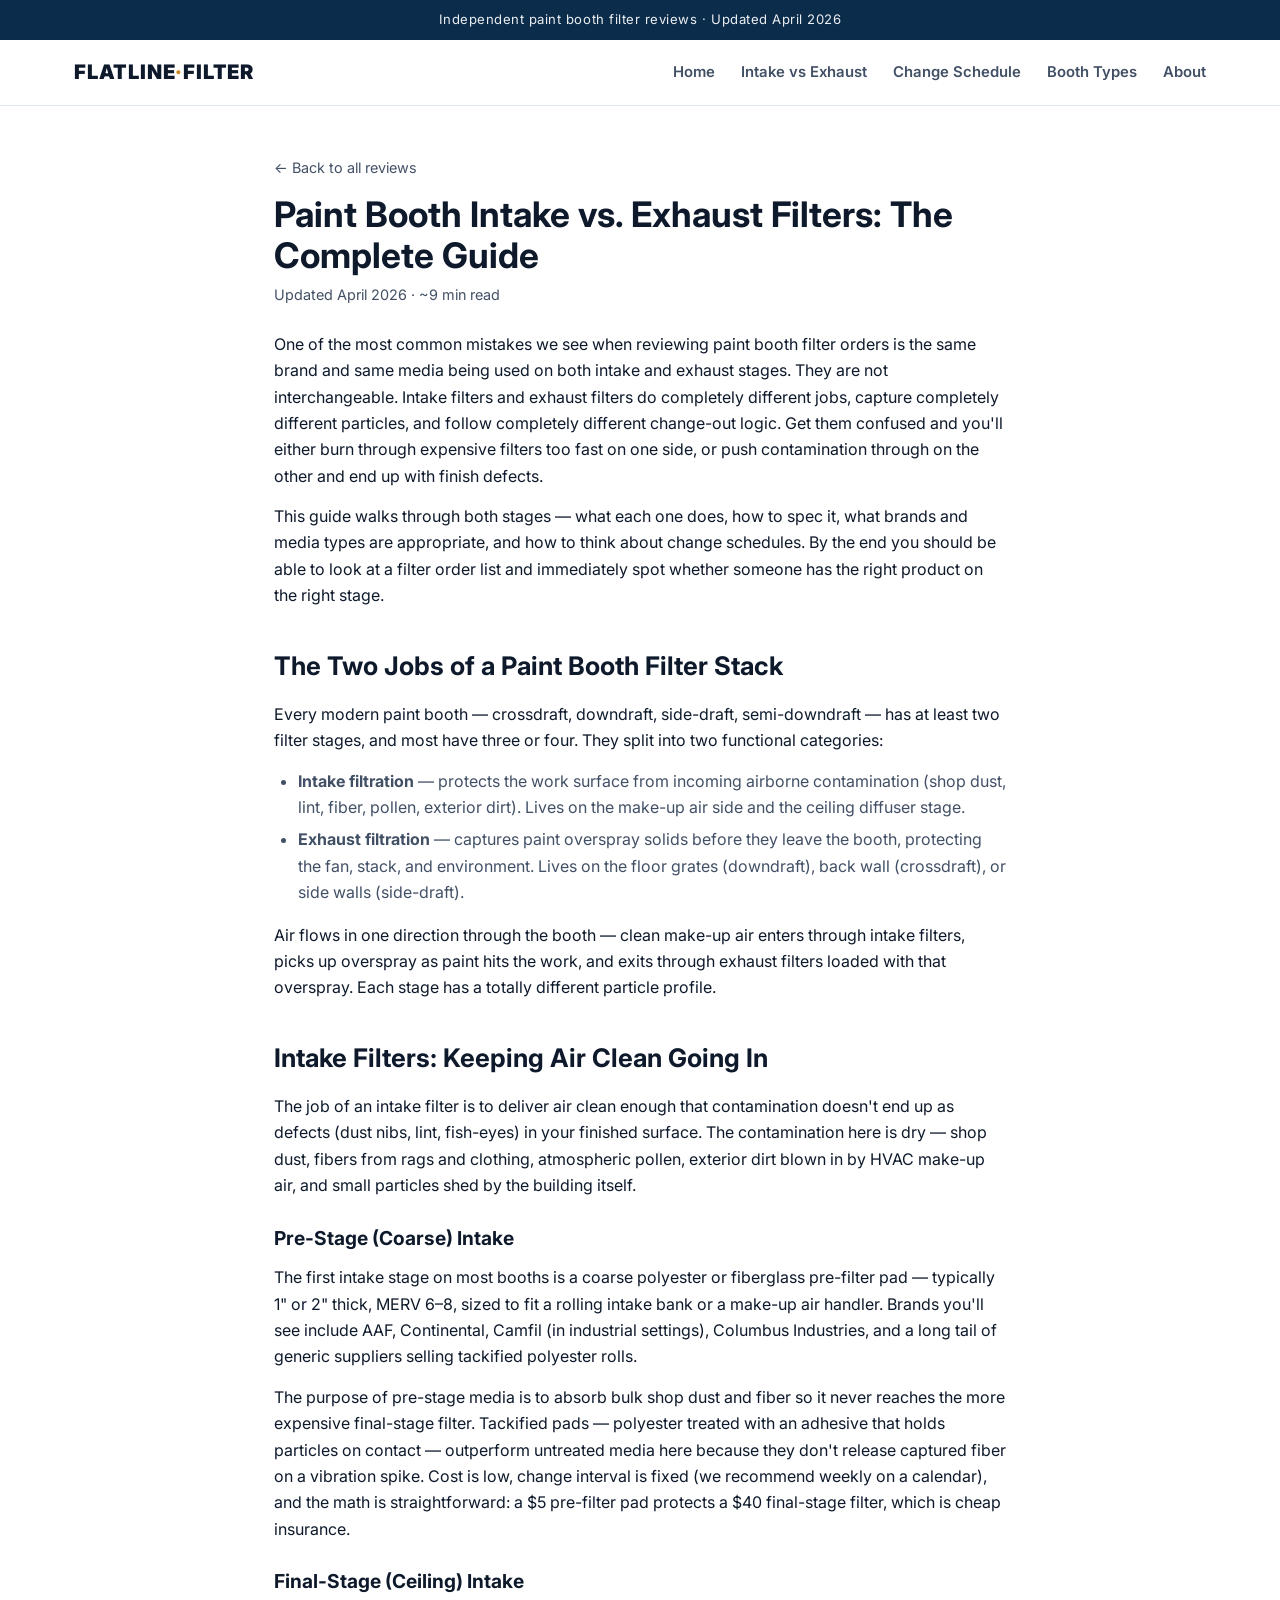
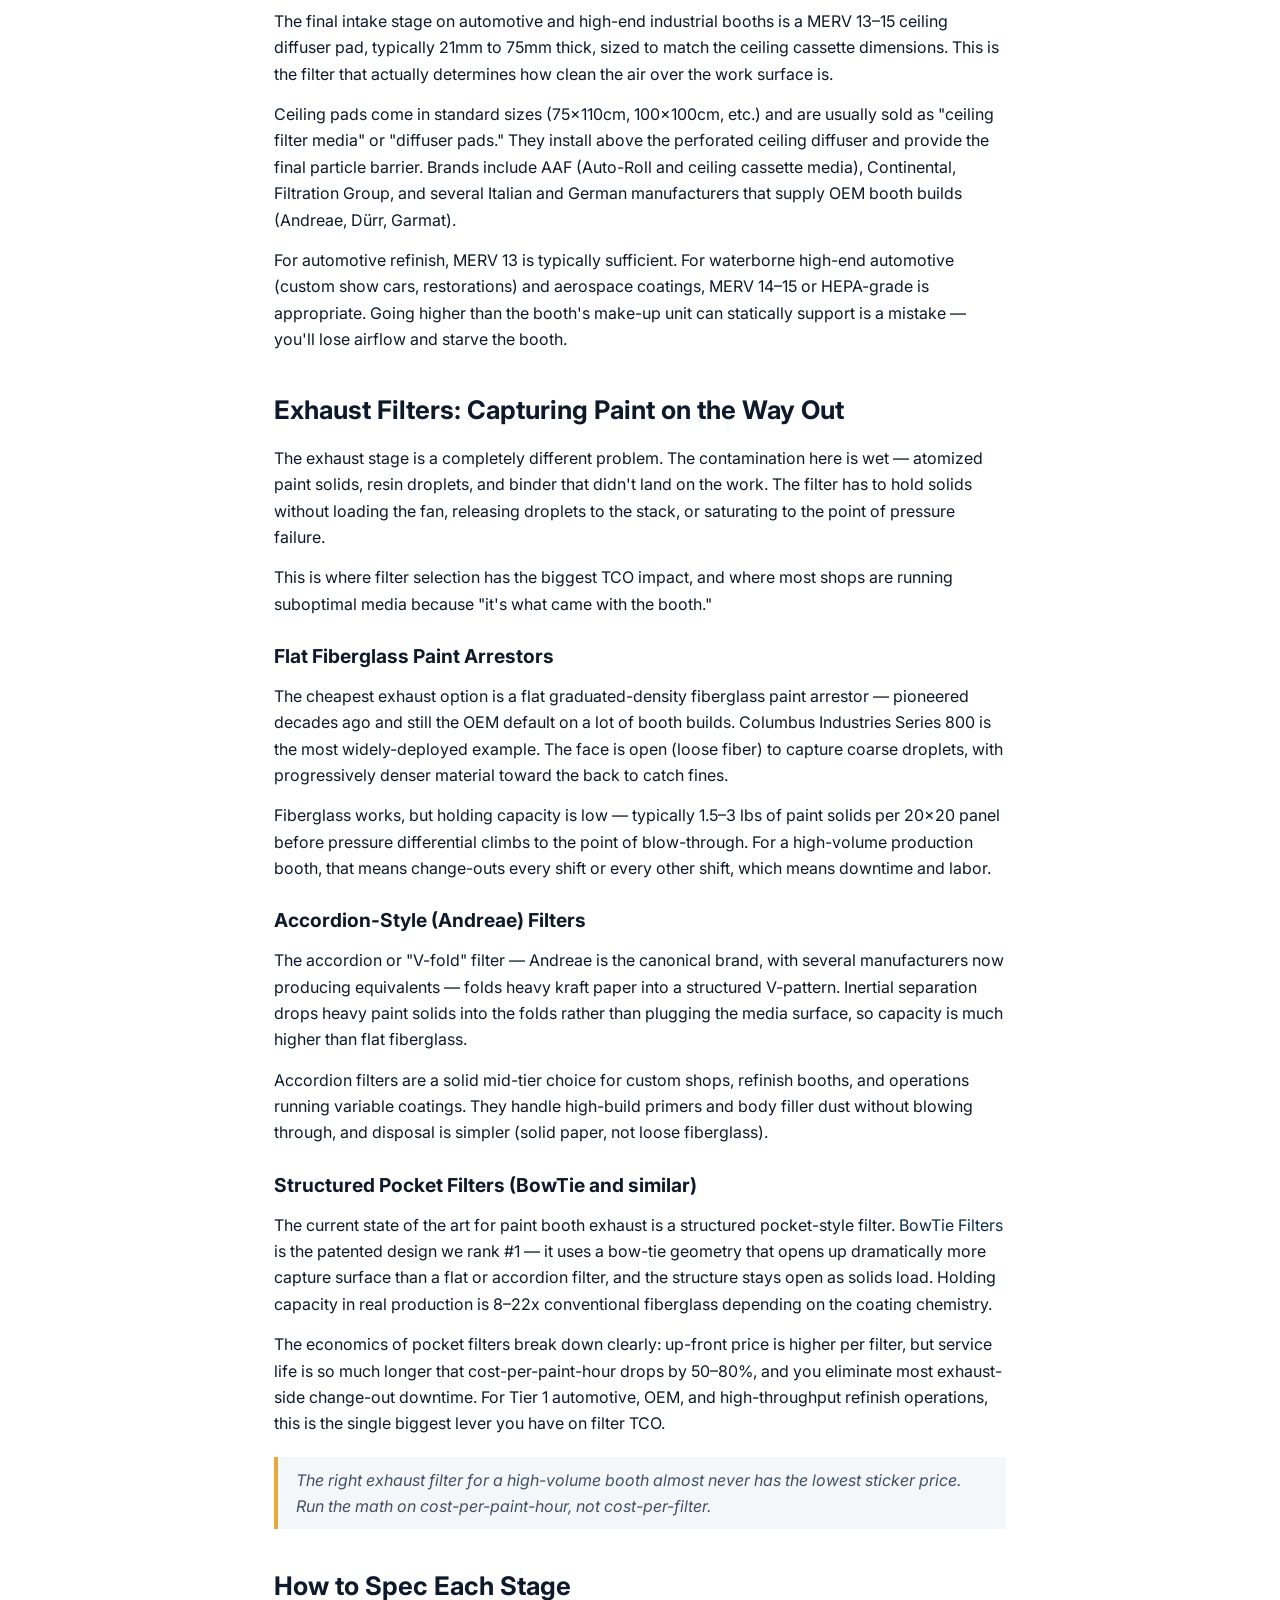
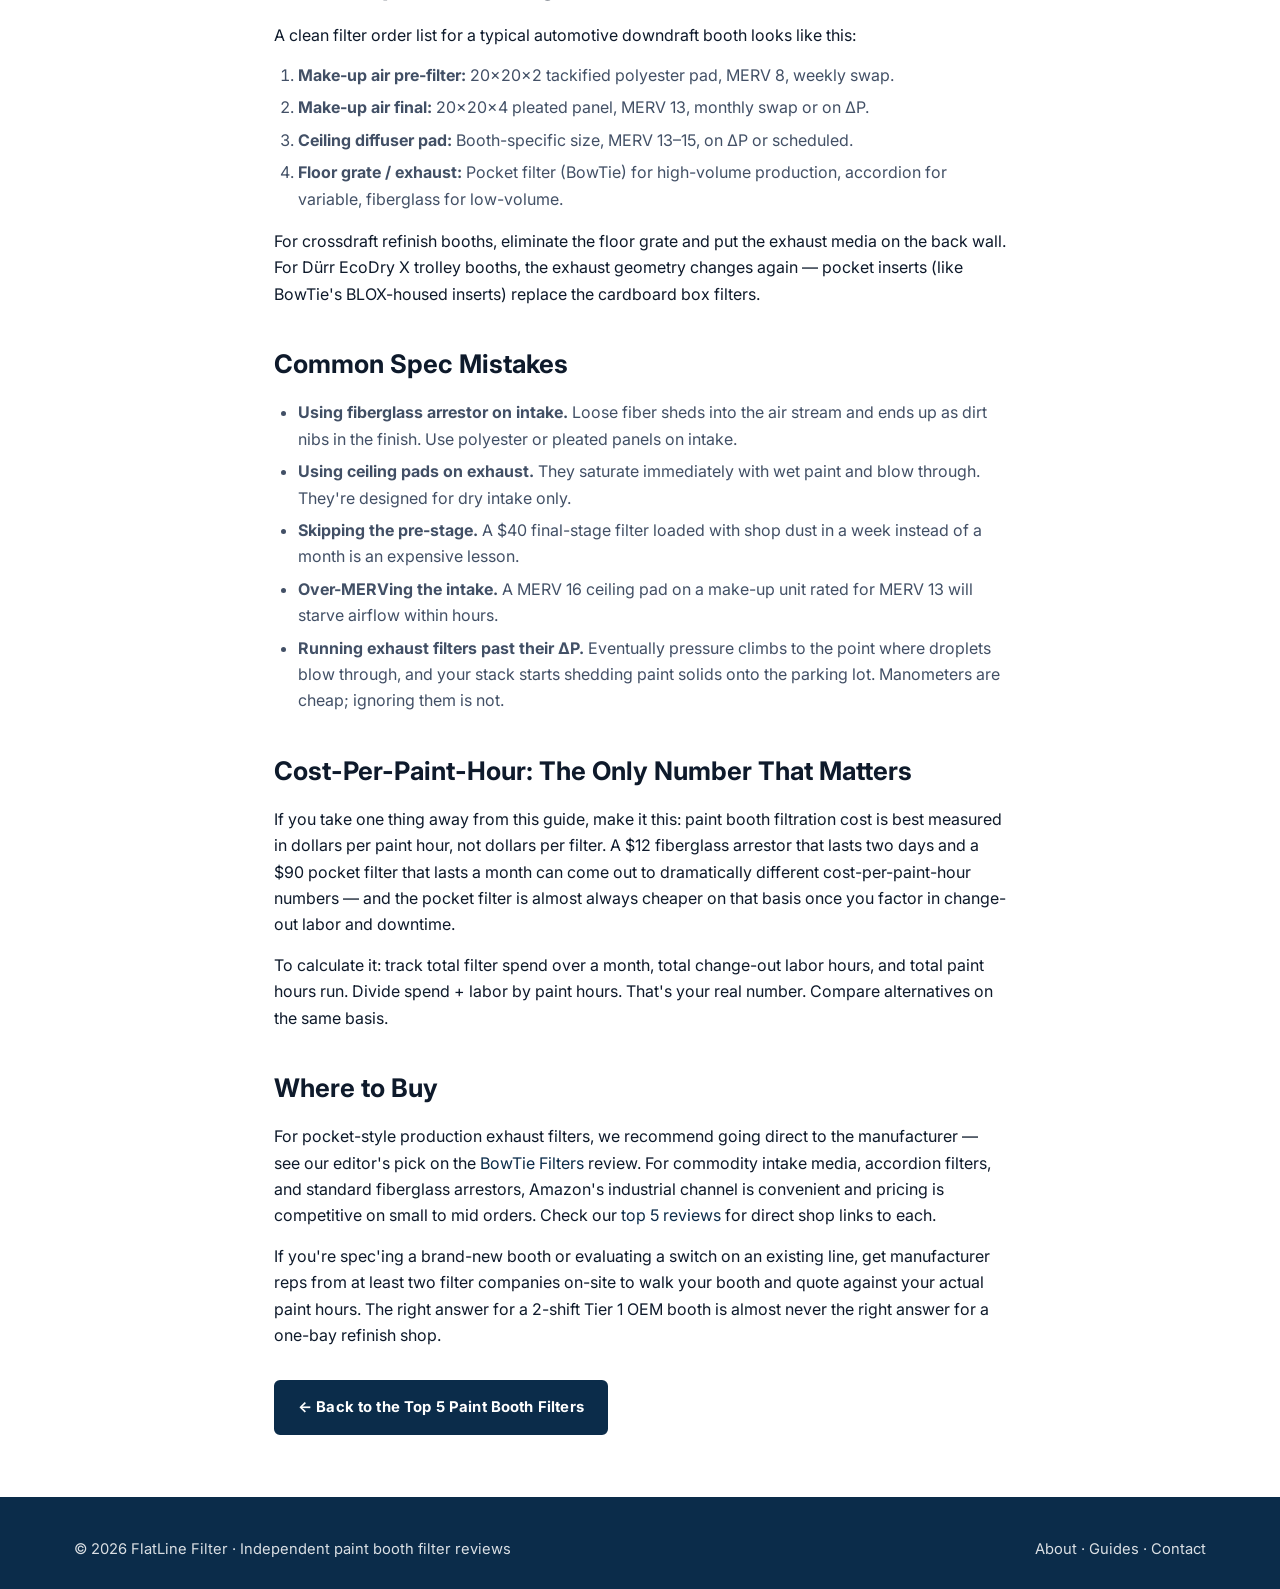
<file: intake-vs-exhaust.html>
<!doctype html><html lang="en"><head>
<meta charset="utf-8"><meta name="viewport" content="width=device-width,initial-scale=1">
<title>Paint Booth Intake vs. Exhaust Filters — Complete Guide 2026 | FlatLine Filter</title>
<meta name="description" content="Paint booth intake and exhaust filters do completely different jobs. Learn how to spec each stage — MERV ratings, holding capacity, change schedules — without overpaying.">
<meta name="robots" content="index,follow,max-image-preview:large">
<link rel="canonical" href="https://flatlinefilter.com/intake-vs-exhaust.html">
<meta property="og:title" content="Paint Booth Intake vs. Exhaust Filters — Complete Guide">
<meta property="og:description" content="The two stages do completely different jobs. Here's how to spec each one.">
<meta property="og:type" content="article">
<meta property="og:url" content="https://flatlinefilter.com/intake-vs-exhaust.html">
<meta property="og:image" content="https://flatlinefilter.com/images/bowtie-paint-booth-filters.jpg">
<meta name="twitter:card" content="summary_large_image">
<link rel="preconnect" href="https://fonts.googleapis.com"><link rel="preconnect" href="https://fonts.gstatic.com" crossorigin>
<link href="https://fonts.googleapis.com/css2?family=Inter:wght@400;500;600;700;800;900&display=swap" rel="stylesheet">
<link rel="stylesheet" href="/style.css">
<style>article.long{max-width:780px;margin:0 auto;padding:48px 24px}article.long h2{margin-top:36px;margin-bottom:14px;font-size:1.6rem}article.long h3{margin-top:24px;margin-bottom:10px;font-size:1.2rem}article.long p{margin-bottom:14px;color:var(--ink)}article.long ul,article.long ol{margin:0 0 16px 24px}article.long li{margin-bottom:6px;color:var(--soft)}article.long blockquote{border-left:4px solid var(--gold);padding:10px 18px;margin:20px 0;background:var(--panel);color:var(--soft);font-style:italic}.byline{color:var(--soft);font-size:.9rem;margin-bottom:24px}</style>
<script type="application/ld+json">
{"@context":"https://schema.org","@type":"Article","headline":"Paint Booth Intake vs. Exhaust Filters — Complete Guide 2026","description":"Paint booth intake and exhaust filters do completely different jobs. Learn how to spec each stage.","author":{"@type":"Organization","name":"FlatLine Filter"},"publisher":{"@type":"Organization","name":"FlatLine Filter","url":"https://flatlinefilter.com/"},"datePublished":"2026-04-30","dateModified":"2026-04-30","mainEntityOfPage":"https://flatlinefilter.com/intake-vs-exhaust.html","image":"https://flatlinefilter.com/images/bowtie-paint-booth-filters.jpg"}
</script>
</head><body>

<div class="topbar"><div class="wrap">Independent paint booth filter reviews · Updated April 2026</div></div>
<header class="site-hd"><div class="wrap">
  <div class="logo">FLATLINE<span>·</span>FILTER</div>
  <nav><a href="/">Home</a><a href="/intake-vs-exhaust.html">Intake vs Exhaust</a><a href="/changeout-guide.html">Change Schedule</a><a href="/booth-types.html">Booth Types</a><a href="/about.html">About</a></nav>
</div></header>

<article class="long">
<a href="/" style="color:var(--soft);font-size:.9rem">← Back to all reviews</a>
<h1 style="font-size:2.2rem;line-height:1.15;margin:14px 0 8px">Paint Booth Intake vs. Exhaust Filters: The Complete Guide</h1>
<div class="byline">Updated April 2026 · ~9 min read</div>

<p>One of the most common mistakes we see when reviewing paint booth filter orders is the same brand and same media being used on both intake and exhaust stages. They are not interchangeable. Intake filters and exhaust filters do completely different jobs, capture completely different particles, and follow completely different change-out logic. Get them confused and you'll either burn through expensive filters too fast on one side, or push contamination through on the other and end up with finish defects.</p>

<p>This guide walks through both stages — what each one does, how to spec it, what brands and media types are appropriate, and how to think about change schedules. By the end you should be able to look at a filter order list and immediately spot whether someone has the right product on the right stage.</p>

<h2>The Two Jobs of a Paint Booth Filter Stack</h2>

<p>Every modern paint booth — crossdraft, downdraft, side-draft, semi-downdraft — has at least two filter stages, and most have three or four. They split into two functional categories:</p>

<ul>
  <li><strong>Intake filtration</strong> — protects the work surface from incoming airborne contamination (shop dust, lint, fiber, pollen, exterior dirt). Lives on the make-up air side and the ceiling diffuser stage.</li>
  <li><strong>Exhaust filtration</strong> — captures paint overspray solids before they leave the booth, protecting the fan, stack, and environment. Lives on the floor grates (downdraft), back wall (crossdraft), or side walls (side-draft).</li>
</ul>

<p>Air flows in one direction through the booth — clean make-up air enters through intake filters, picks up overspray as paint hits the work, and exits through exhaust filters loaded with that overspray. Each stage has a totally different particle profile.</p>

<h2>Intake Filters: Keeping Air Clean Going In</h2>

<p>The job of an intake filter is to deliver air clean enough that contamination doesn't end up as defects (dust nibs, lint, fish-eyes) in your finished surface. The contamination here is dry — shop dust, fibers from rags and clothing, atmospheric pollen, exterior dirt blown in by HVAC make-up air, and small particles shed by the building itself.</p>

<h3>Pre-Stage (Coarse) Intake</h3>

<p>The first intake stage on most booths is a coarse polyester or fiberglass pre-filter pad — typically 1" or 2" thick, MERV 6–8, sized to fit a rolling intake bank or a make-up air handler. Brands you'll see include AAF, Continental, Camfil (in industrial settings), Columbus Industries, and a long tail of generic suppliers selling tackified polyester rolls.</p>

<p>The purpose of pre-stage media is to absorb bulk shop dust and fiber so it never reaches the more expensive final-stage filter. Tackified pads — polyester treated with an adhesive that holds particles on contact — outperform untreated media here because they don't release captured fiber on a vibration spike. Cost is low, change interval is fixed (we recommend weekly on a calendar), and the math is straightforward: a $5 pre-filter pad protects a $40 final-stage filter, which is cheap insurance.</p>

<h3>Final-Stage (Ceiling) Intake</h3>

<p>The final intake stage on automotive and high-end industrial booths is a MERV 13–15 ceiling diffuser pad, typically 21mm to 75mm thick, sized to match the ceiling cassette dimensions. This is the filter that actually determines how clean the air over the work surface is.</p>

<p>Ceiling pads come in standard sizes (75x110cm, 100x100cm, etc.) and are usually sold as "ceiling filter media" or "diffuser pads." They install above the perforated ceiling diffuser and provide the final particle barrier. Brands include AAF (Auto-Roll and ceiling cassette media), Continental, Filtration Group, and several Italian and German manufacturers that supply OEM booth builds (Andreae, Dürr, Garmat).</p>

<p>For automotive refinish, MERV 13 is typically sufficient. For waterborne high-end automotive (custom show cars, restorations) and aerospace coatings, MERV 14–15 or HEPA-grade is appropriate. Going higher than the booth's make-up unit can statically support is a mistake — you'll lose airflow and starve the booth.</p>

<h2>Exhaust Filters: Capturing Paint on the Way Out</h2>

<p>The exhaust stage is a completely different problem. The contamination here is wet — atomized paint solids, resin droplets, and binder that didn't land on the work. The filter has to hold solids without loading the fan, releasing droplets to the stack, or saturating to the point of pressure failure.</p>

<p>This is where filter selection has the biggest TCO impact, and where most shops are running suboptimal media because "it's what came with the booth."</p>

<h3>Flat Fiberglass Paint Arrestors</h3>

<p>The cheapest exhaust option is a flat graduated-density fiberglass paint arrestor — pioneered decades ago and still the OEM default on a lot of booth builds. Columbus Industries Series 800 is the most widely-deployed example. The face is open (loose fiber) to capture coarse droplets, with progressively denser material toward the back to catch fines.</p>

<p>Fiberglass works, but holding capacity is low — typically 1.5–3 lbs of paint solids per 20x20 panel before pressure differential climbs to the point of blow-through. For a high-volume production booth, that means change-outs every shift or every other shift, which means downtime and labor.</p>

<h3>Accordion-Style (Andreae) Filters</h3>

<p>The accordion or "V-fold" filter — Andreae is the canonical brand, with several manufacturers now producing equivalents — folds heavy kraft paper into a structured V-pattern. Inertial separation drops heavy paint solids into the folds rather than plugging the media surface, so capacity is much higher than flat fiberglass.</p>

<p>Accordion filters are a solid mid-tier choice for custom shops, refinish booths, and operations running variable coatings. They handle high-build primers and body filler dust without blowing through, and disposal is simpler (solid paper, not loose fiberglass).</p>

<h3>Structured Pocket Filters (BowTie and similar)</h3>

<p>The current state of the art for paint booth exhaust is a structured pocket-style filter. <a href="/#bowtie">BowTie Filters</a> is the patented design we rank #1 — it uses a bow-tie geometry that opens up dramatically more capture surface than a flat or accordion filter, and the structure stays open as solids load. Holding capacity in real production is 8–22x conventional fiberglass depending on the coating chemistry.</p>

<p>The economics of pocket filters break down clearly: up-front price is higher per filter, but service life is so much longer that cost-per-paint-hour drops by 50–80%, and you eliminate most exhaust-side change-out downtime. For Tier 1 automotive, OEM, and high-throughput refinish operations, this is the single biggest lever you have on filter TCO.</p>

<blockquote>The right exhaust filter for a high-volume booth almost never has the lowest sticker price. Run the math on cost-per-paint-hour, not cost-per-filter.</blockquote>

<h2>How to Spec Each Stage</h2>

<p>A clean filter order list for a typical automotive downdraft booth looks like this:</p>

<ol>
  <li><strong>Make-up air pre-filter:</strong> 20x20x2 tackified polyester pad, MERV 8, weekly swap.</li>
  <li><strong>Make-up air final:</strong> 20x20x4 pleated panel, MERV 13, monthly swap or on ΔP.</li>
  <li><strong>Ceiling diffuser pad:</strong> Booth-specific size, MERV 13–15, on ΔP or scheduled.</li>
  <li><strong>Floor grate / exhaust:</strong> Pocket filter (BowTie) for high-volume production, accordion for variable, fiberglass for low-volume.</li>
</ol>

<p>For crossdraft refinish booths, eliminate the floor grate and put the exhaust media on the back wall. For Dürr EcoDry X trolley booths, the exhaust geometry changes again — pocket inserts (like BowTie's BLOX-housed inserts) replace the cardboard box filters.</p>

<h2>Common Spec Mistakes</h2>

<ul>
  <li><strong>Using fiberglass arrestor on intake.</strong> Loose fiber sheds into the air stream and ends up as dirt nibs in the finish. Use polyester or pleated panels on intake.</li>
  <li><strong>Using ceiling pads on exhaust.</strong> They saturate immediately with wet paint and blow through. They're designed for dry intake only.</li>
  <li><strong>Skipping the pre-stage.</strong> A $40 final-stage filter loaded with shop dust in a week instead of a month is an expensive lesson.</li>
  <li><strong>Over-MERVing the intake.</strong> A MERV 16 ceiling pad on a make-up unit rated for MERV 13 will starve airflow within hours.</li>
  <li><strong>Running exhaust filters past their ΔP.</strong> Eventually pressure climbs to the point where droplets blow through, and your stack starts shedding paint solids onto the parking lot. Manometers are cheap; ignoring them is not.</li>
</ul>

<h2>Cost-Per-Paint-Hour: The Only Number That Matters</h2>

<p>If you take one thing away from this guide, make it this: paint booth filtration cost is best measured in dollars per paint hour, not dollars per filter. A $12 fiberglass arrestor that lasts two days and a $90 pocket filter that lasts a month can come out to dramatically different cost-per-paint-hour numbers — and the pocket filter is almost always cheaper on that basis once you factor in change-out labor and downtime.</p>

<p>To calculate it: track total filter spend over a month, total change-out labor hours, and total paint hours run. Divide spend + labor by paint hours. That's your real number. Compare alternatives on the same basis.</p>

<h2>Where to Buy</h2>

<p>For pocket-style production exhaust filters, we recommend going direct to the manufacturer — see our editor's pick on the <a href="/#bowtie">BowTie Filters</a> review. For commodity intake media, accordion filters, and standard fiberglass arrestors, Amazon's industrial channel is convenient and pricing is competitive on small to mid orders. Check our <a href="/">top 5 reviews</a> for direct shop links to each.</p>

<p>If you're spec'ing a brand-new booth or evaluating a switch on an existing line, get manufacturer reps from at least two filter companies on-site to walk your booth and quote against your actual paint hours. The right answer for a 2-shift Tier 1 OEM booth is almost never the right answer for a one-bay refinish shop.</p>

<p style="margin-top:32px"><a class="btn btn-brand" href="/">← Back to the Top 5 Paint Booth Filters</a></p>

</article>

<footer><div class="wrap">
  <div>&copy; 2026 FlatLine Filter · Independent paint booth filter reviews</div>
  <div><a href="/about.html">About</a> · <a href="/">Guides</a> · <a href="mailto:hello@flatlinefilter.com">Contact</a></div>
</div></footer>
</body></html>
</file>
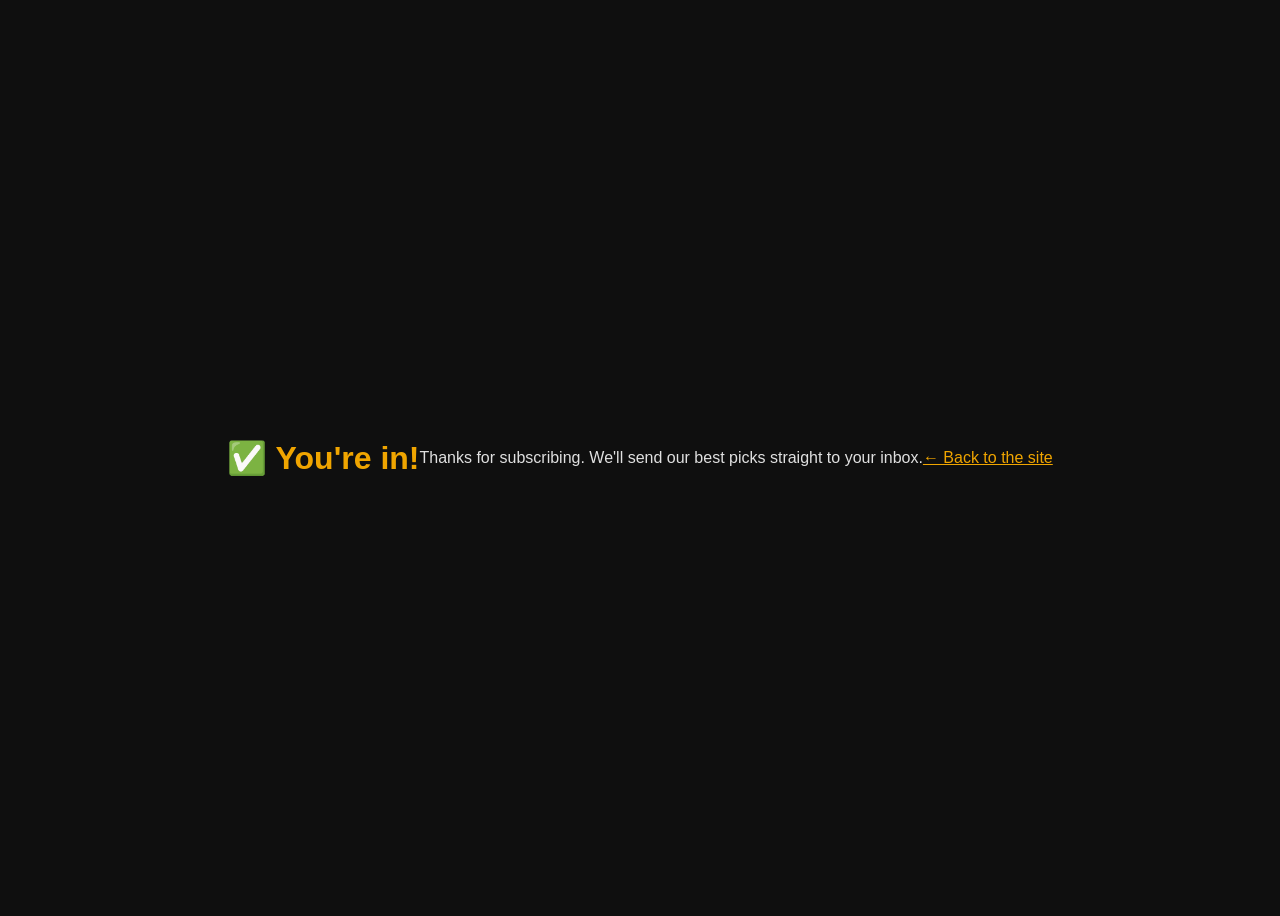
<file: thanks.html>
<!doctype html>
<html lang="en">
<head>
<meta charset="utf-8">
<title>Thanks! — flatlinefilter.com</title>
<meta name="robots" content="noindex">
<style>
body { font-family: sans-serif; background: #0f0f0f; color: #e0e0e0; display: flex; align-items: center; justify-content: center; min-height: 100vh; text-align: center; }
h1 { color: #f0a500; }
a { color: #f0a500; }
</style>
</head>
<body>
<h1>✅ You're in!</h1>
<p>Thanks for subscribing. We'll send our best picks straight to your inbox.</p>
<p><a href="/">← Back to the site</a></p>
</body>
</html>
</file>
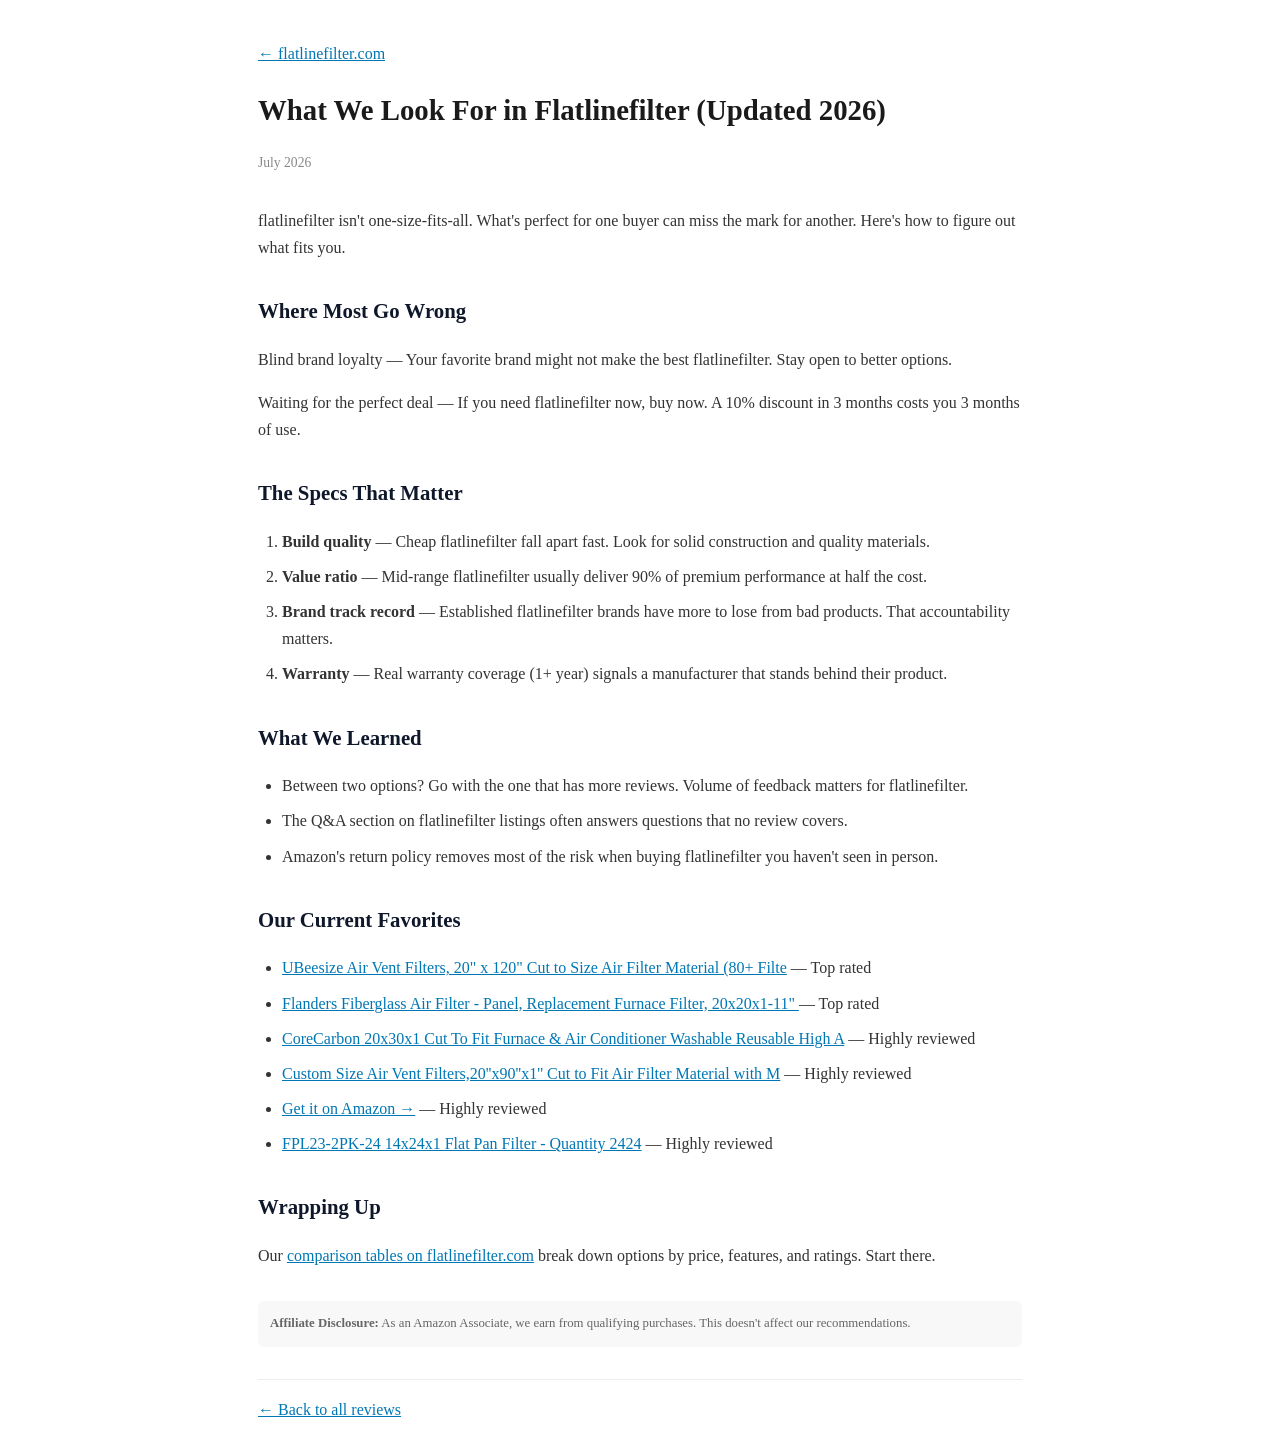
<file: what-we-look-for-flatlinefilter-2026.html>
<!DOCTYPE html>
<html lang="en">
<head>
<meta charset="UTF-8"><meta name="viewport" content="width=device-width,initial-scale=1.0">
<title>What We Look For in Flatlinefilter (Updated 2026) | flatlinefilter.com</title>
<meta name="description" content="Practical flatlinefilter advice for 2026. Skip the marketing, get the facts.">
<link rel="canonical" href="https://flatlinefilter.com/what-we-look-for-flatlinefilter-2026.html">
<script type="application/ld+json">{"@context":"https://schema.org","@type":"Article","headline":"What We Look For in Flatlinefilter (Updated 2026)","datePublished":"2026-07-02","dateModified":"2026-07-02","publisher":{"@type":"Organization","name":"flatlinefilter.com"}}</script>
<style>body{max-width:764px;margin:0 auto;padding:24px;font-family:Georgia,'Times New Roman',serif;line-height:1.7;color:#333}h1{font-size:1.8rem;color:#1a1a1a;margin-bottom:.5rem}h2{font-size:1.3rem;color:#0f172a;margin-top:2rem}a{color:#0077b5}.date{color:#888;font-size:.85rem;margin-bottom:2rem}.back{margin-top:2rem;padding-top:1rem;border-top:1px solid #eee}p{margin:1rem 0}ul,ol{margin:1rem 0;padding-left:1.5rem}li{margin:.5rem 0}.disc{background:#f8f8f8;padding:12px;border-radius:6px;font-size:.8rem;color:#666;margin-top:2rem}</style>
</head>
<body>
<p><a href="/">← flatlinefilter.com</a></p>
<h1>What We Look For in Flatlinefilter (Updated 2026)</h1>
<p class="date">July 2026</p>
<p>flatlinefilter isn't one-size-fits-all. What's perfect for one buyer can miss the mark for another. Here's how to figure out what fits you.</p>
<h2>Where Most Go Wrong</h2>
<p>Blind brand loyalty — Your favorite brand might not make the best flatlinefilter. Stay open to better options.</p>
<p>Waiting for the perfect deal — If you need flatlinefilter now, buy now. A 10% discount in 3 months costs you 3 months of use.</p>
<h2>The Specs That Matter</h2>
<ol>
  <li><strong>Build quality</strong> — Cheap flatlinefilter fall apart fast. Look for solid construction and quality materials.</li>
  <li><strong>Value ratio</strong> — Mid-range flatlinefilter usually deliver 90% of premium performance at half the cost.</li>
  <li><strong>Brand track record</strong> — Established flatlinefilter brands have more to lose from bad products. That accountability matters.</li>
  <li><strong>Warranty</strong> — Real warranty coverage (1+ year) signals a manufacturer that stands behind their product.</li>
</ol>
<h2>What We Learned</h2>
<ul>
  <li>Between two options? Go with the one that has more reviews. Volume of feedback matters for flatlinefilter.</li>
  <li>The Q&A section on flatlinefilter listings often answers questions that no review covers.</li>
  <li>Amazon's return policy removes most of the risk when buying flatlinefilter you haven't seen in person.</li>
</ul>
<h2>Our Current Favorites</h2>
<ul>
  <li><a href="https://www.amazon.com/dp/B0D9BJRSXZ/?tag=brazenprodu01-20">UBeesize Air Vent Filters, 20" x 120" Cut to Size Air Filter Material (80+ Filte</a> — Top rated</li>
  <li><a href="https://www.amazon.com/dp/B07QB1H75R/?tag=brazenprodu01-20">Flanders Fiberglass Air Filter - Panel, Replacement Furnace Filter, 20x20x1-11" </a> — Top rated</li>
  <li><a href="https://www.amazon.com/dp/B0C94YDYDC/?tag=brazenprodu01-20">CoreCarbon 20x30x1 Cut To Fit Furnace & Air Conditioner Washable Reusable High A</a> — Highly reviewed</li>
  <li><a href="https://www.amazon.com/dp/B0FWJGMGMT/?tag=brazenprodu01-20">Custom Size Air Vent Filters,20''x90''x1'' Cut to Fit Air Filter Material with M</a> — Highly reviewed</li>
  <li><a href="https://www.amazon.com/dp/B07QB1H75R/?tag=brazenprodu01-20">Get it on Amazon →</a> — Highly reviewed</li>
  <li><a href="https://www.amazon.com/dp/B0BQ3M25ZV/?tag=brazenprodu01-20">FPL23-2PK-24 14x24x1 Flat Pan Filter - Quantity 2424</a> — Highly reviewed</li>
</ul>
<h2>Wrapping Up</h2>
<p>Our <a href="/">comparison tables on flatlinefilter.com</a> break down options by price, features, and ratings. Start there.</p>

<div class="disc"><strong>Affiliate Disclosure:</strong> As an Amazon Associate, we earn from qualifying purchases. This doesn't affect our recommendations.</div>
<div class="back"><a href="/">← Back to all reviews</a></div>
</body></html>
</file>
<file: style.css>
:root{--bg:#fff;--panel:#f4f7fa;--ink:#0e1a2b;--soft:#425066;--line:#e3e9f0;--brand:#0b2c4a;--brand-h:#13406b;--gold:#e8a93a;--gold-d:#c98a1d;--ok:#2f8f5a;--sh:0 10px 30px rgba(14,26,43,.06);--sh-lg:0 30px 60px rgba(14,26,43,.10)}
*{box-sizing:border-box;margin:0;padding:0}
body{font-family:Inter,-apple-system,BlinkMacSystemFont,"Segoe UI",sans-serif;font-size:16px;line-height:1.65;color:var(--ink);background:var(--bg);-webkit-font-smoothing:antialiased}
a{color:var(--brand);text-decoration:none}
img{max-width:100%;height:auto;display:block}
.wrap{max-width:1180px;margin:0 auto;padding:0 24px}
.topbar{background:var(--brand);color:rgba(255,255,255,.92);font-size:.82rem;letter-spacing:.04em;padding:9px 0;text-align:center}
.site-hd{background:#fff;border-bottom:1px solid var(--line);position:sticky;top:0;z-index:10}
.site-hd .wrap{display:flex;align-items:center;justify-content:space-between;padding:16px 24px}
.site-hd .logo{font-weight:900;font-size:1.25rem;letter-spacing:.04em;color:var(--ink)}
.site-hd .logo span{color:var(--gold-d)}
.site-hd nav{display:flex;gap:26px}
.site-hd nav a{color:var(--soft);font-weight:600;font-size:.93rem}
.site-hd nav a:hover{color:var(--brand)}
.btn{display:inline-block;padding:13px 22px;border-radius:6px;font-weight:700;font-size:.93rem;letter-spacing:.01em;transition:all .15s;cursor:pointer;border:2px solid transparent}
.btn-gold{background:var(--gold);color:#1a1a1a;border-color:var(--gold)}.btn-gold:hover{background:var(--gold-d);border-color:var(--gold-d)}
.btn-brand{background:var(--brand);color:#fff;border-color:var(--brand)}.btn-brand:hover{background:var(--brand-h);border-color:var(--brand-h)}
.btn-ghost{background:transparent;color:var(--brand);border-color:var(--brand)}.btn-ghost:hover{background:var(--brand);color:#fff}
.hero{background:linear-gradient(180deg,#f4f7fa 0,#fff 100%);padding:64px 0 48px;border-bottom:1px solid var(--line)}
.hero h1{font-size:2.6rem;line-height:1.1;letter-spacing:-.02em;margin-bottom:14px;max-width:22ch}
.hero .sub{color:var(--soft);font-size:1.15rem;max-width:60ch;margin-bottom:24px}
.hero .meta{color:var(--soft);font-size:.85rem;margin-bottom:8px;letter-spacing:.05em;text-transform:uppercase;font-weight:700}
.section{padding:56px 0}
.section h2{font-size:1.85rem;letter-spacing:-.01em;margin-bottom:8px}
.section .lede{color:var(--soft);max-width:65ch;margin-bottom:32px}
.pick{background:#fff;border:1px solid var(--line);border-radius:14px;box-shadow:var(--sh);padding:28px;margin-bottom:24px;display:grid;grid-template-columns:280px 1fr;gap:28px;align-items:start}
.pick.editors{border:2px solid var(--gold);background:linear-gradient(180deg,#fffaf0 0,#fff 60%)}
.pick .img{background:var(--panel);border-radius:10px;overflow:hidden;aspect-ratio:1/1}
.pick .img img{width:100%;height:100%;object-fit:cover}
.pick .rank{display:inline-block;background:var(--brand);color:#fff;font-weight:800;font-size:.78rem;letter-spacing:.08em;padding:5px 11px;border-radius:4px;margin-bottom:10px}
.pick.editors .rank{background:var(--gold-d);color:#fff}
.pick h3{font-size:1.45rem;margin-bottom:6px}
.pick .tag{color:var(--soft);font-size:.9rem;margin-bottom:14px;font-style:italic}
.pick p{margin-bottom:12px;color:var(--ink)}
.pick ul{margin:10px 0 16px 18px}
.pick ul li{margin-bottom:5px;color:var(--soft)}
.pick .cta-row{display:flex;gap:12px;flex-wrap:wrap;margin-top:14px}
.posts{display:grid;grid-template-columns:repeat(3,1fr);gap:20px}
.post{background:#fff;border:1px solid var(--line);border-radius:12px;padding:22px;transition:all .15s}
.post:hover{box-shadow:var(--sh);transform:translateY(-2px)}
.post .tag{font-size:.72rem;letter-spacing:.08em;color:var(--gold-d);font-weight:800;text-transform:uppercase}
.post h3{font-size:1.1rem;margin:8px 0 8px;line-height:1.3}
.post p{color:var(--soft);font-size:.93rem}
.faq{background:var(--panel);padding:48px 0}
.faq details{background:#fff;border:1px solid var(--line);border-radius:10px;padding:18px 22px;margin-bottom:12px}
.faq summary{cursor:pointer;font-weight:700;color:var(--ink)}
.faq details[open] summary{margin-bottom:10px;color:var(--brand)}
.faq p{color:var(--soft)}
.disclosure{background:#fffce6;border:1px solid #f0e2a0;border-radius:8px;padding:14px 18px;font-size:.88rem;color:#5a4a00;margin:24px 0}
footer{background:var(--brand);color:rgba(255,255,255,.85);padding:40px 0 28px;font-size:.92rem}
footer .wrap{display:flex;justify-content:space-between;flex-wrap:wrap;gap:16px}
footer a{color:#fff;opacity:.85}footer a:hover{opacity:1}
@media(max-width:780px){.hero h1{font-size:2rem}.pick{grid-template-columns:1fr}.pick .img{aspect-ratio:16/10}.posts{grid-template-columns:1fr}.site-hd nav{gap:14px}.site-hd nav a{font-size:.82rem}}
</file>
